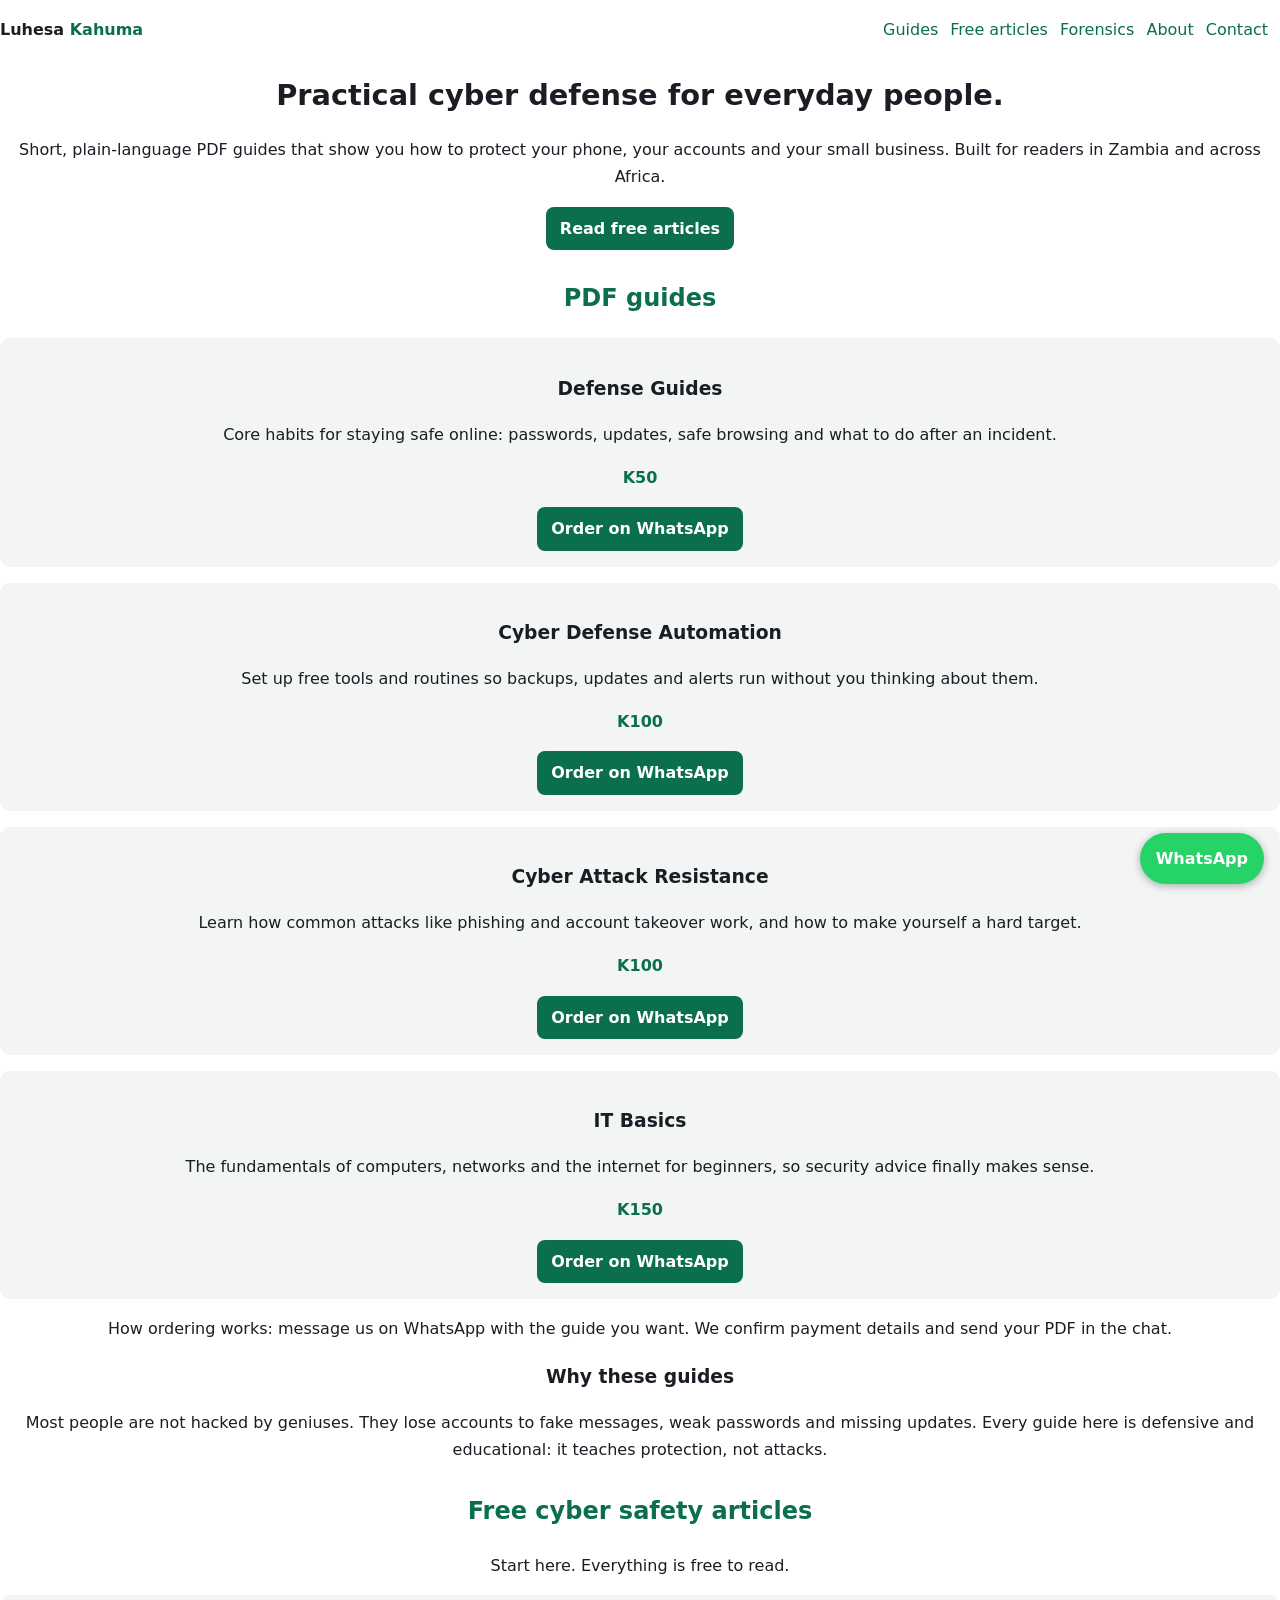
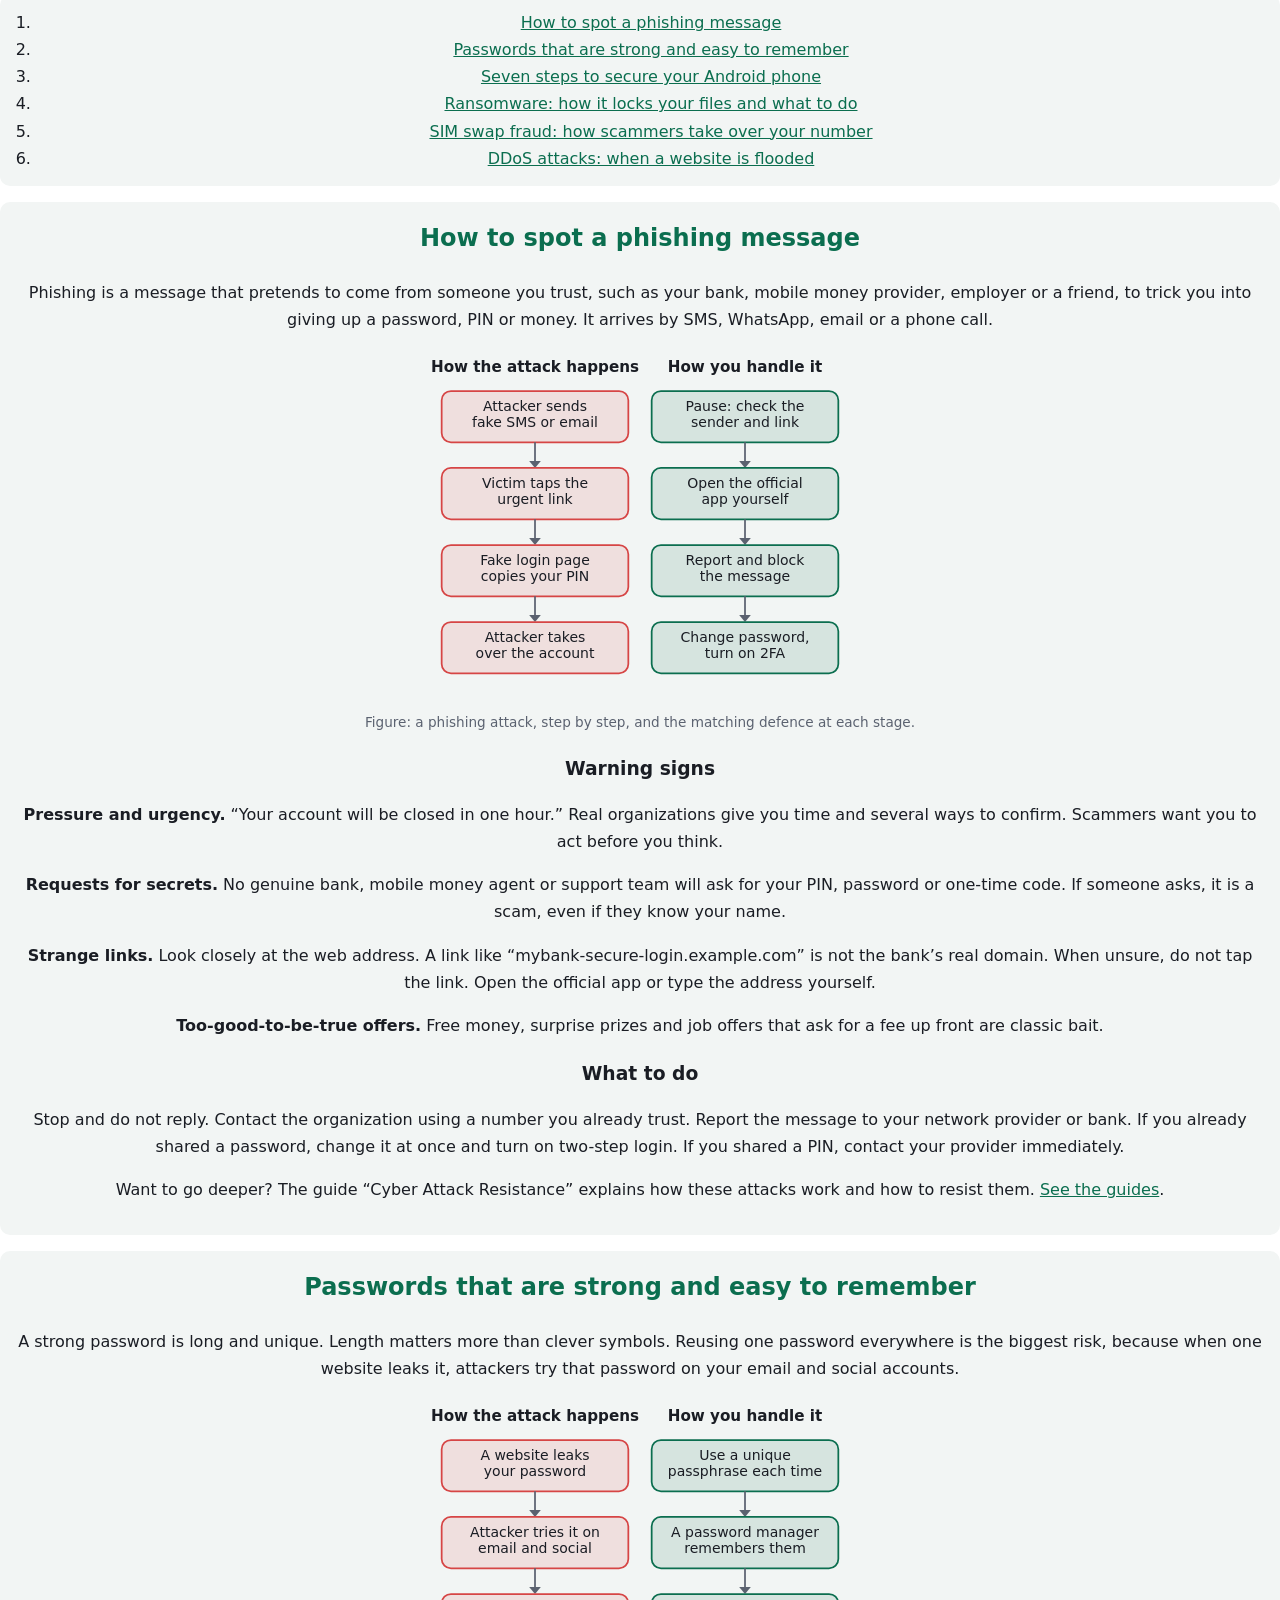
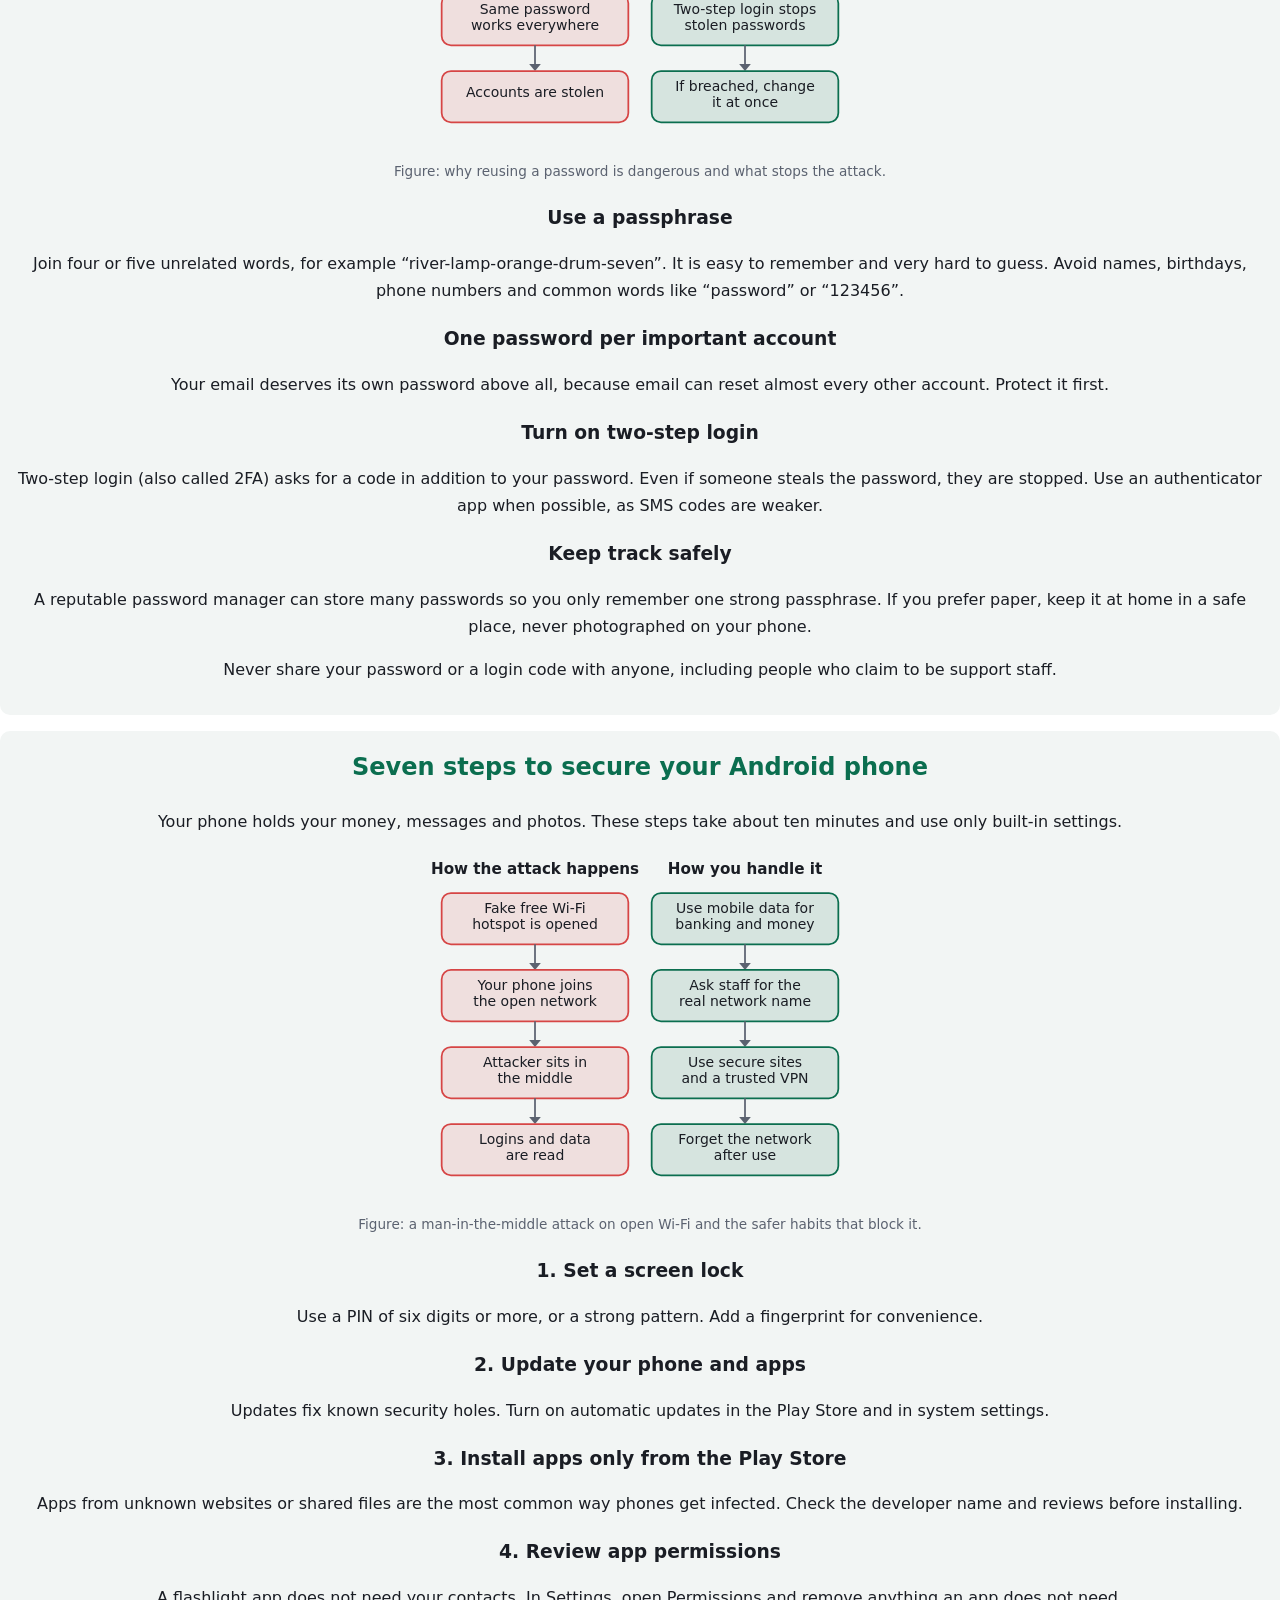
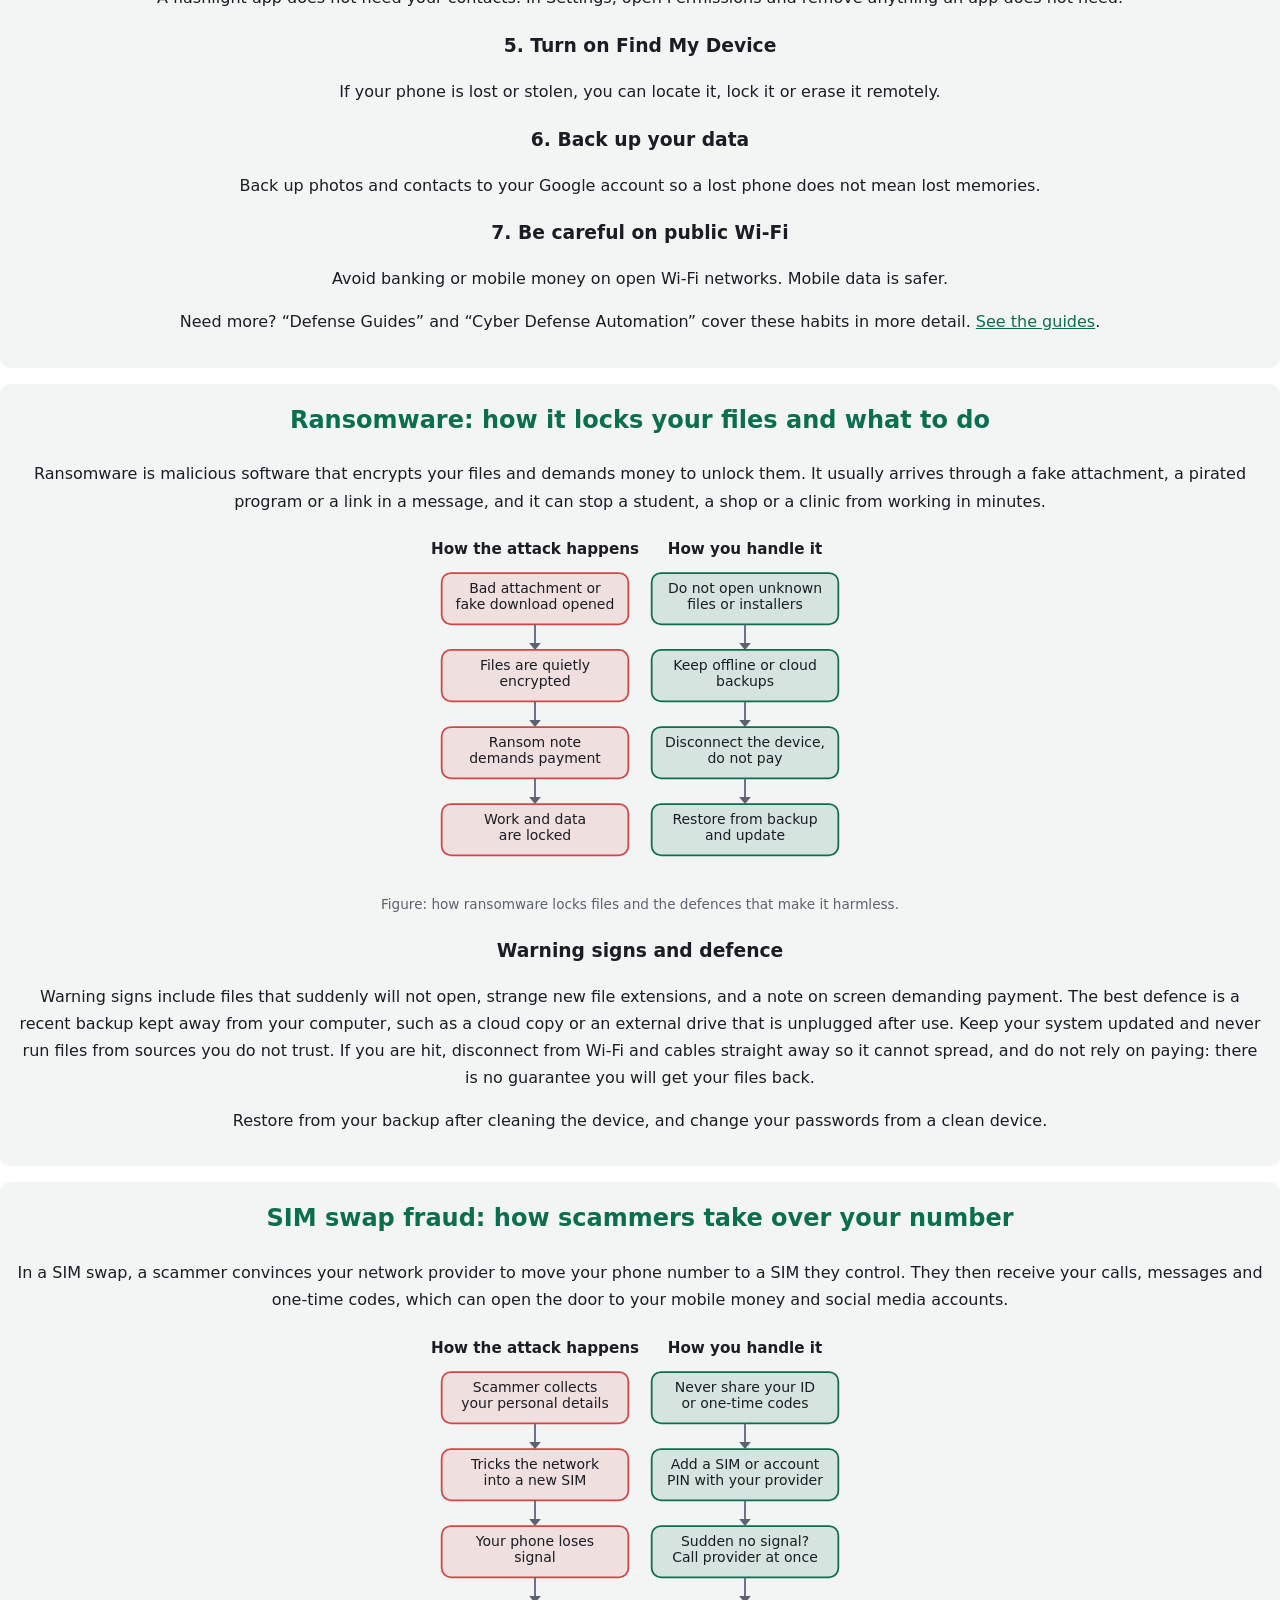
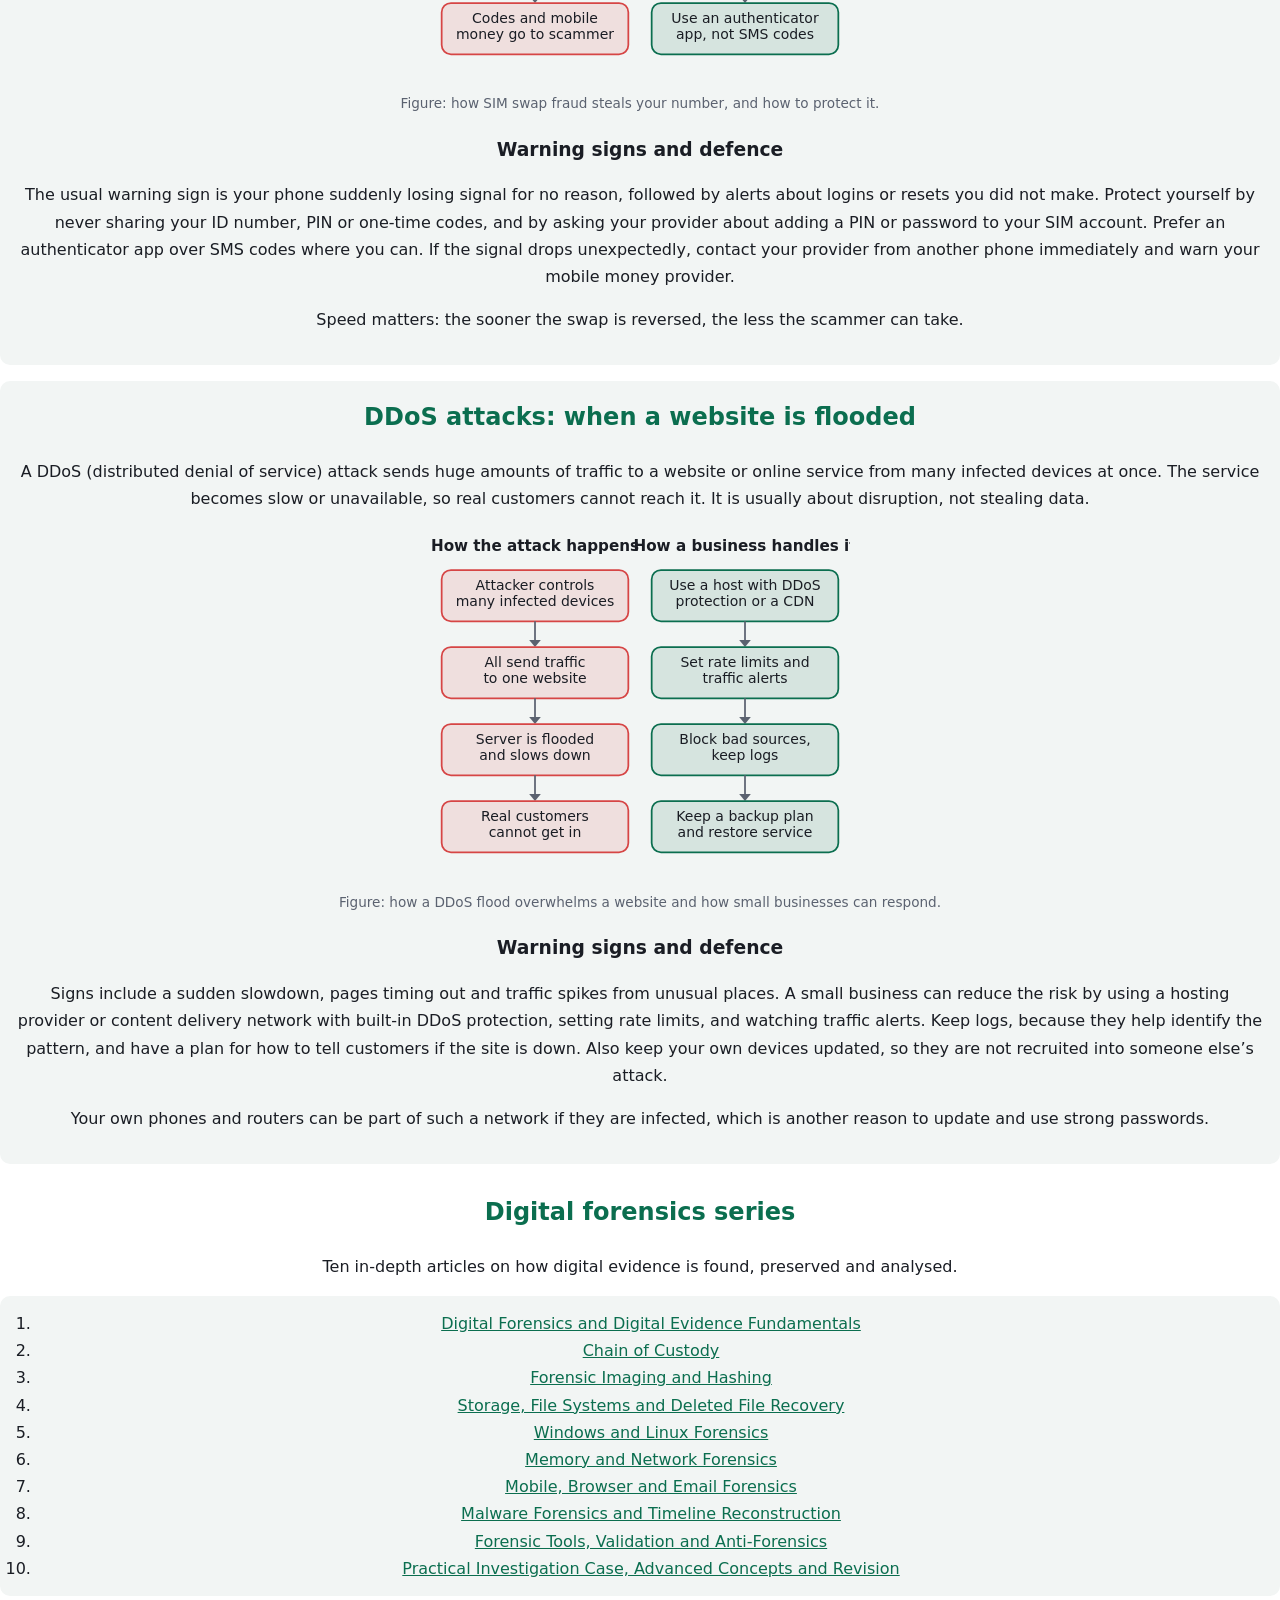
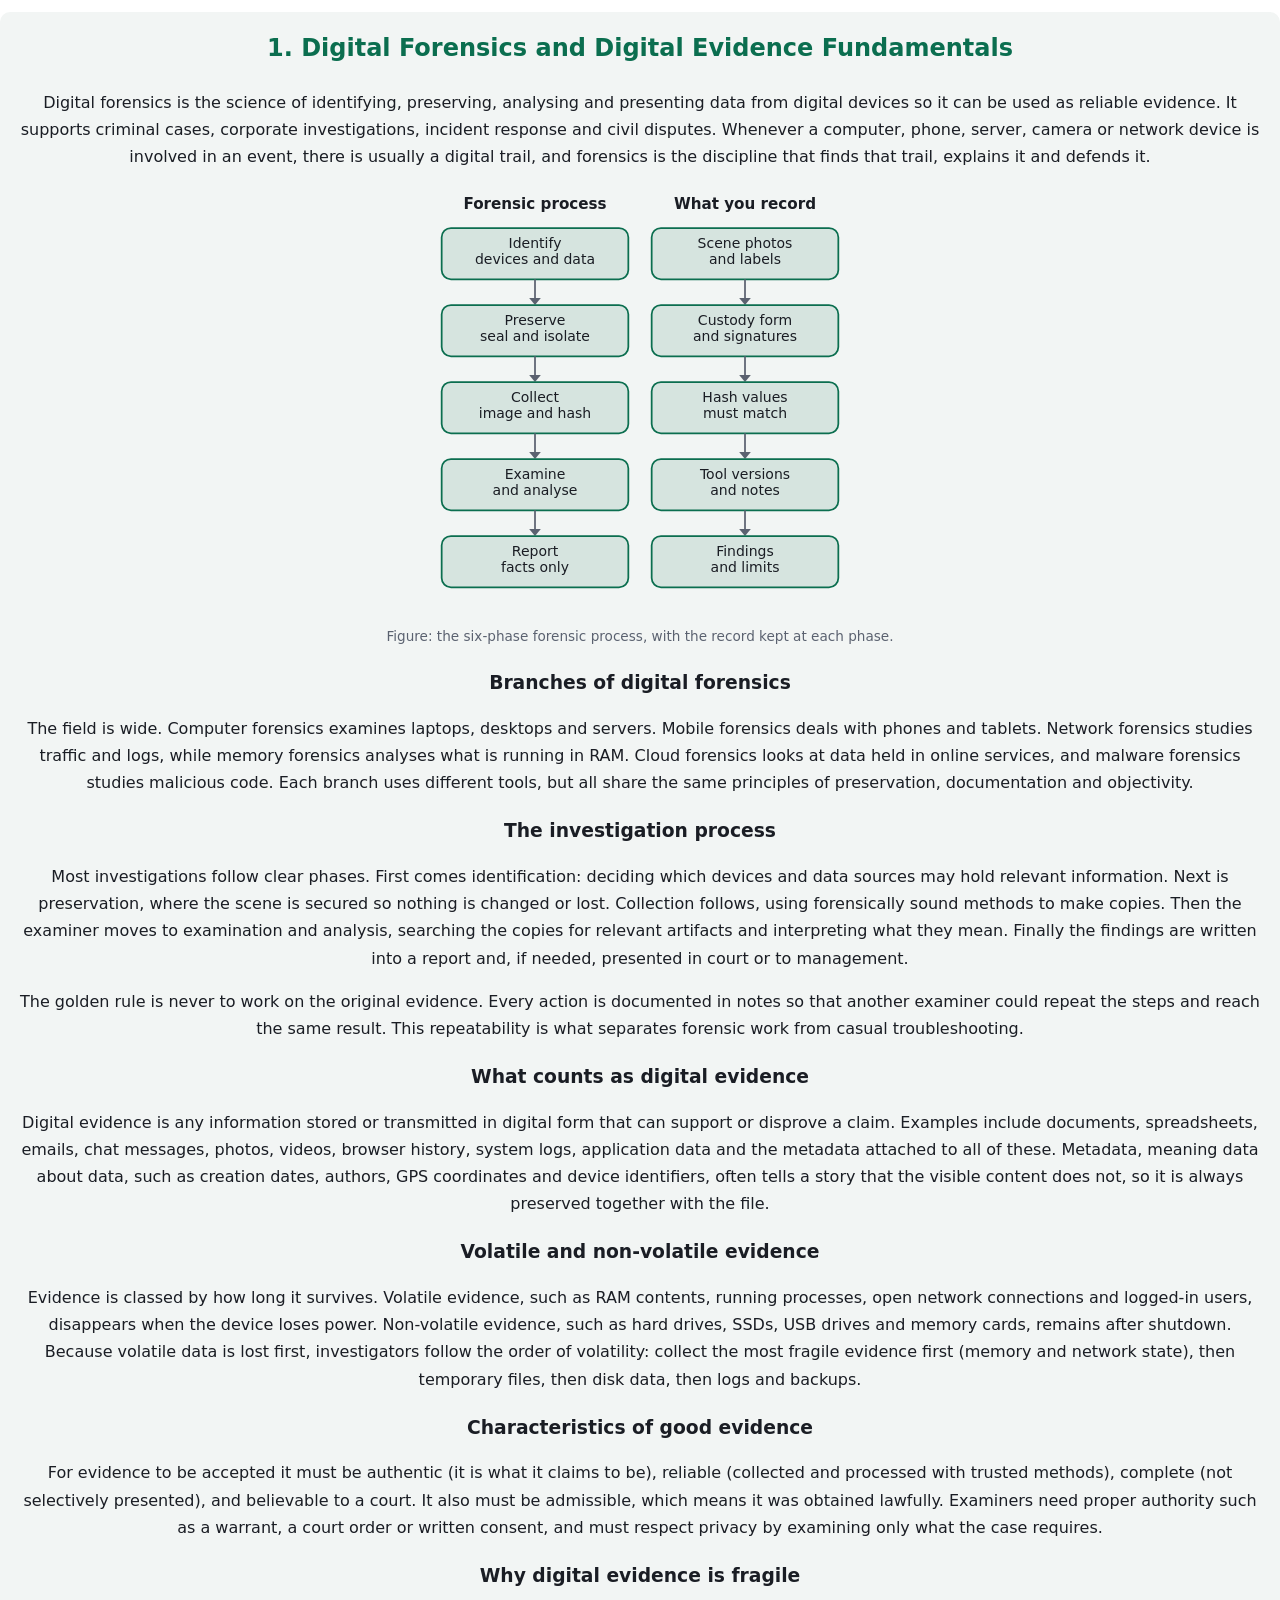
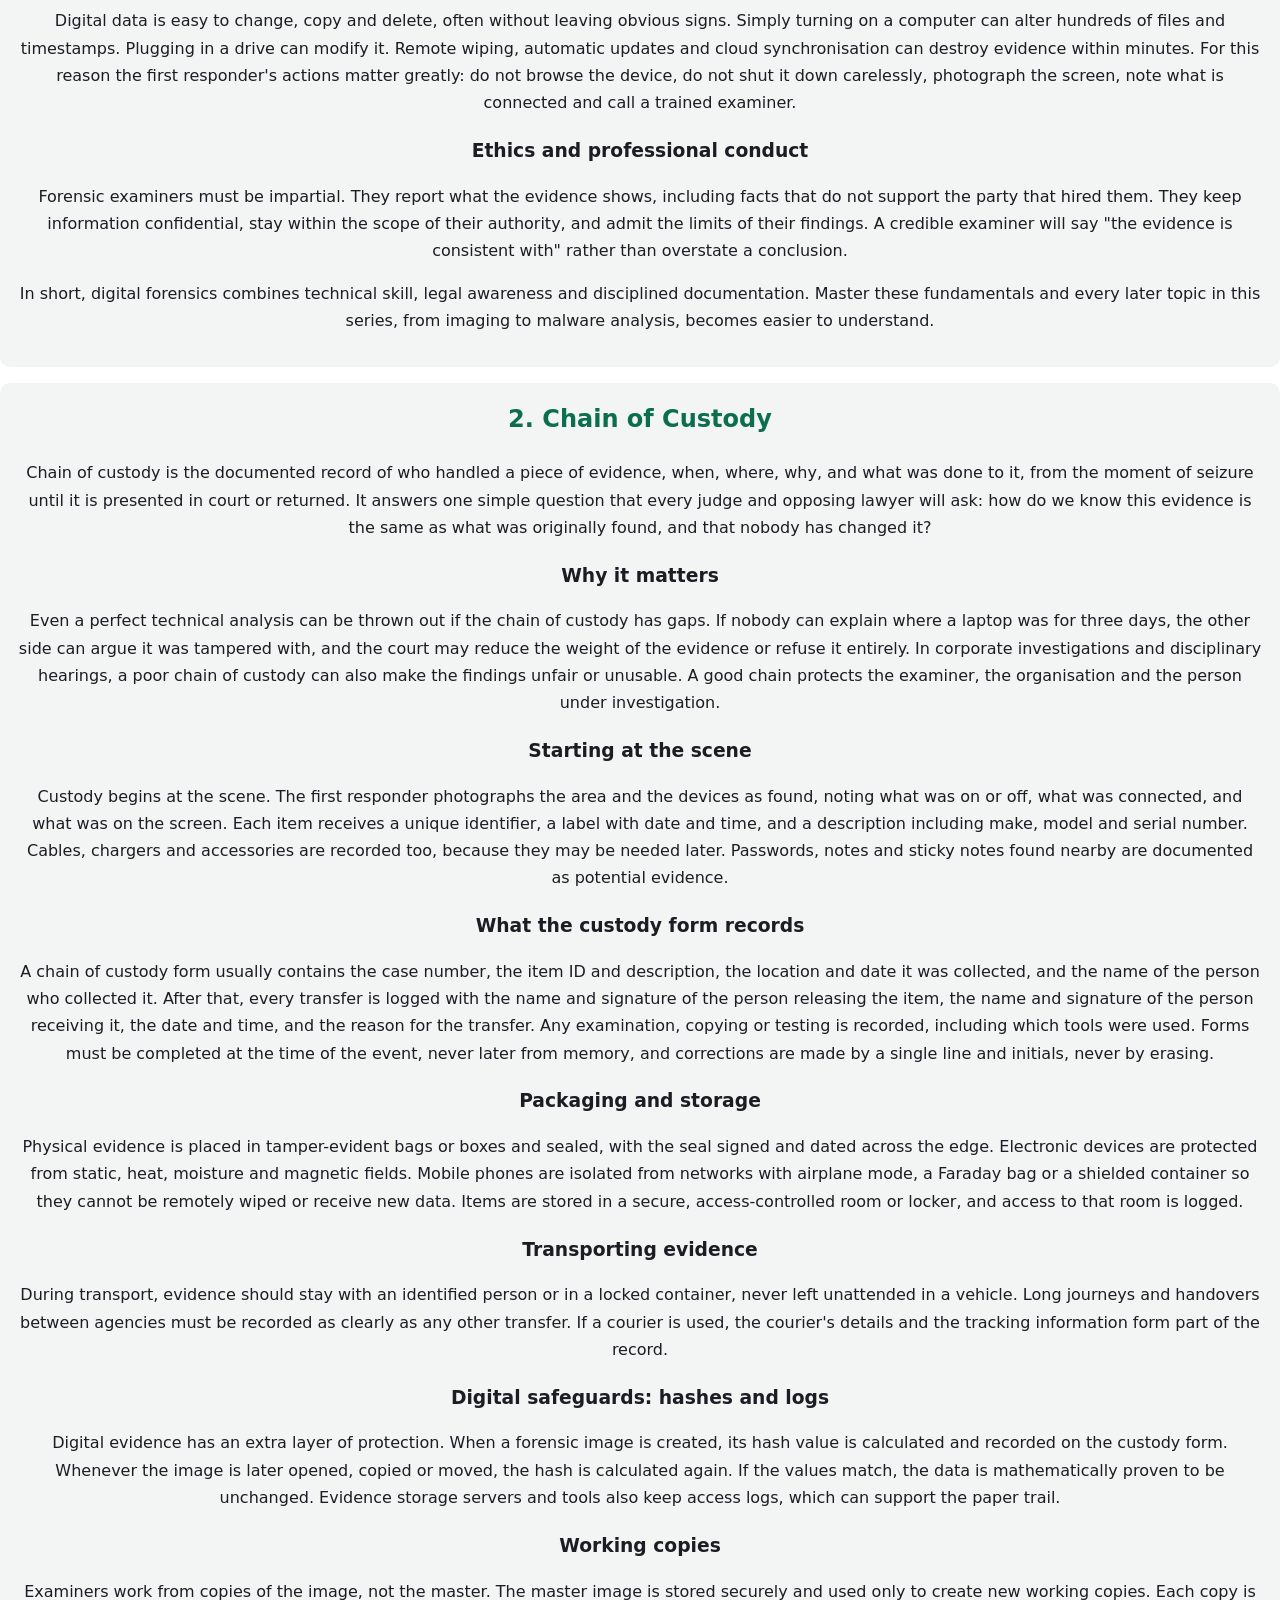
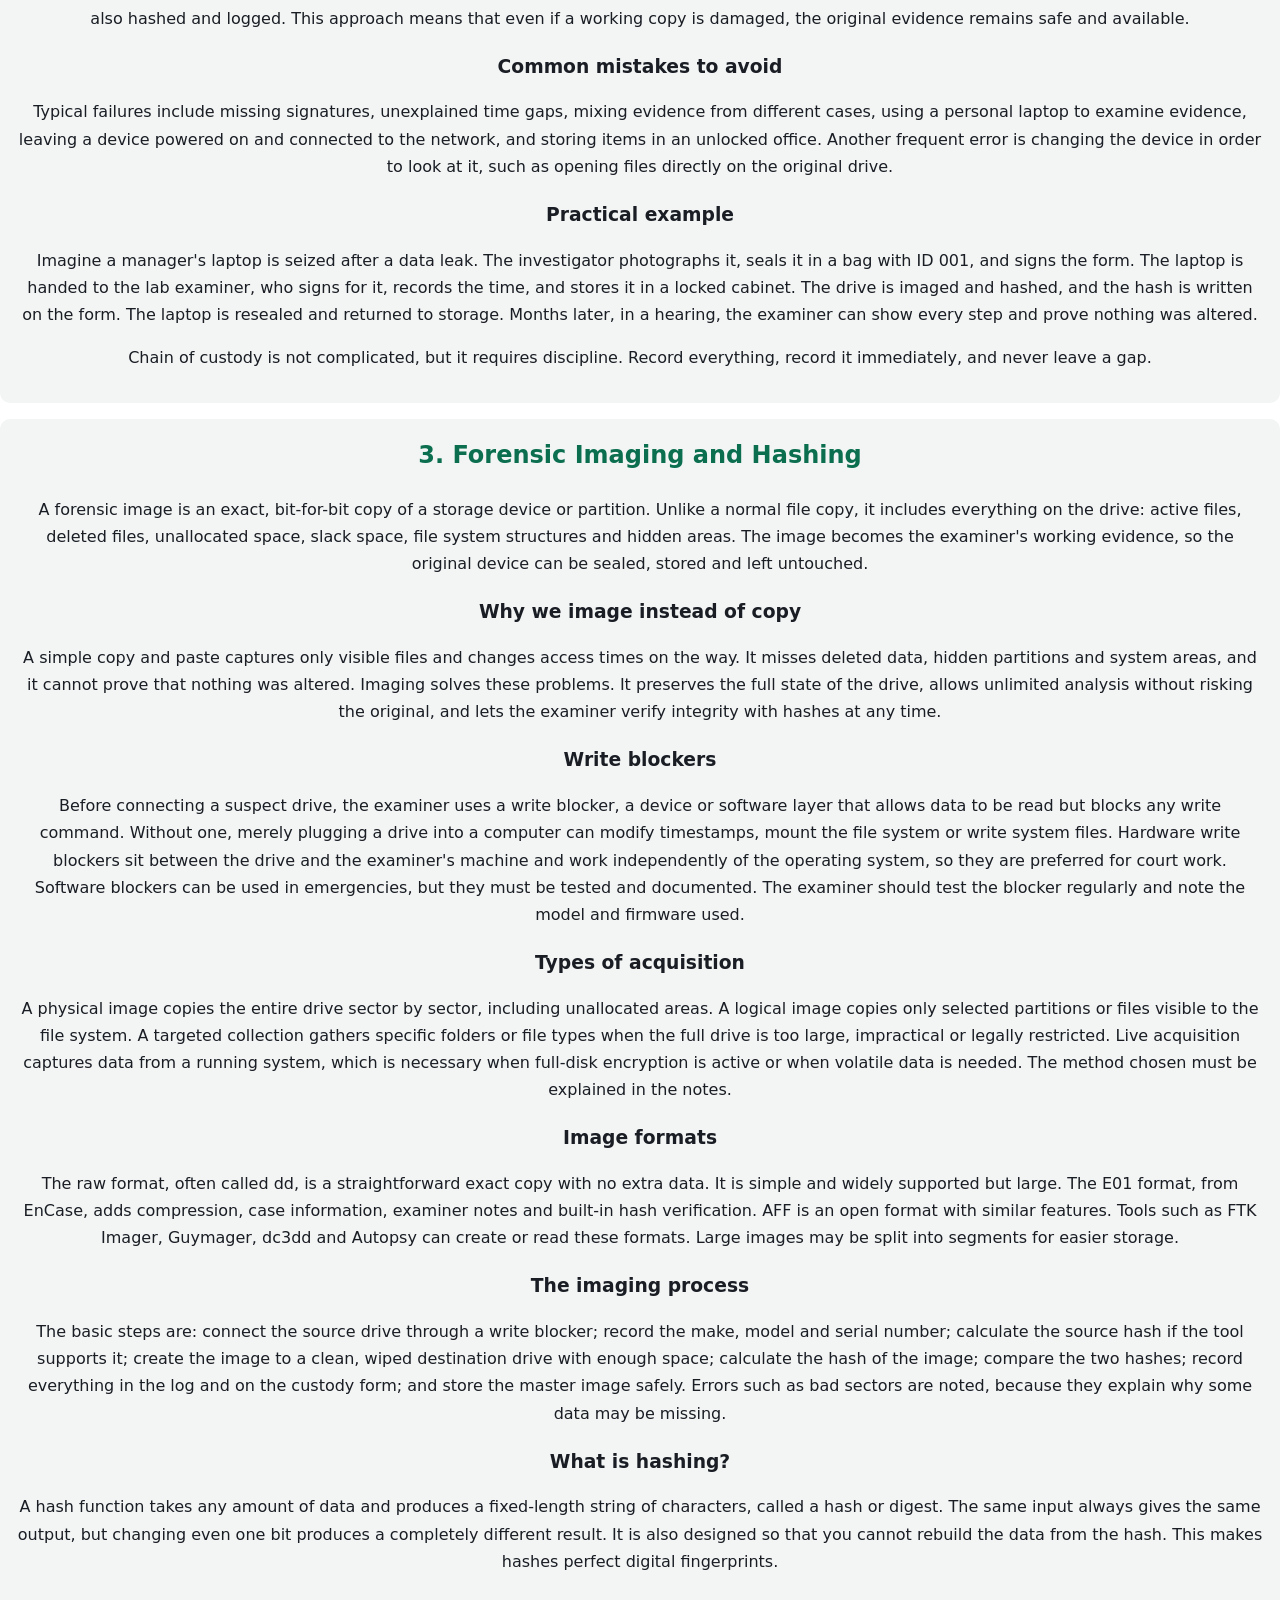
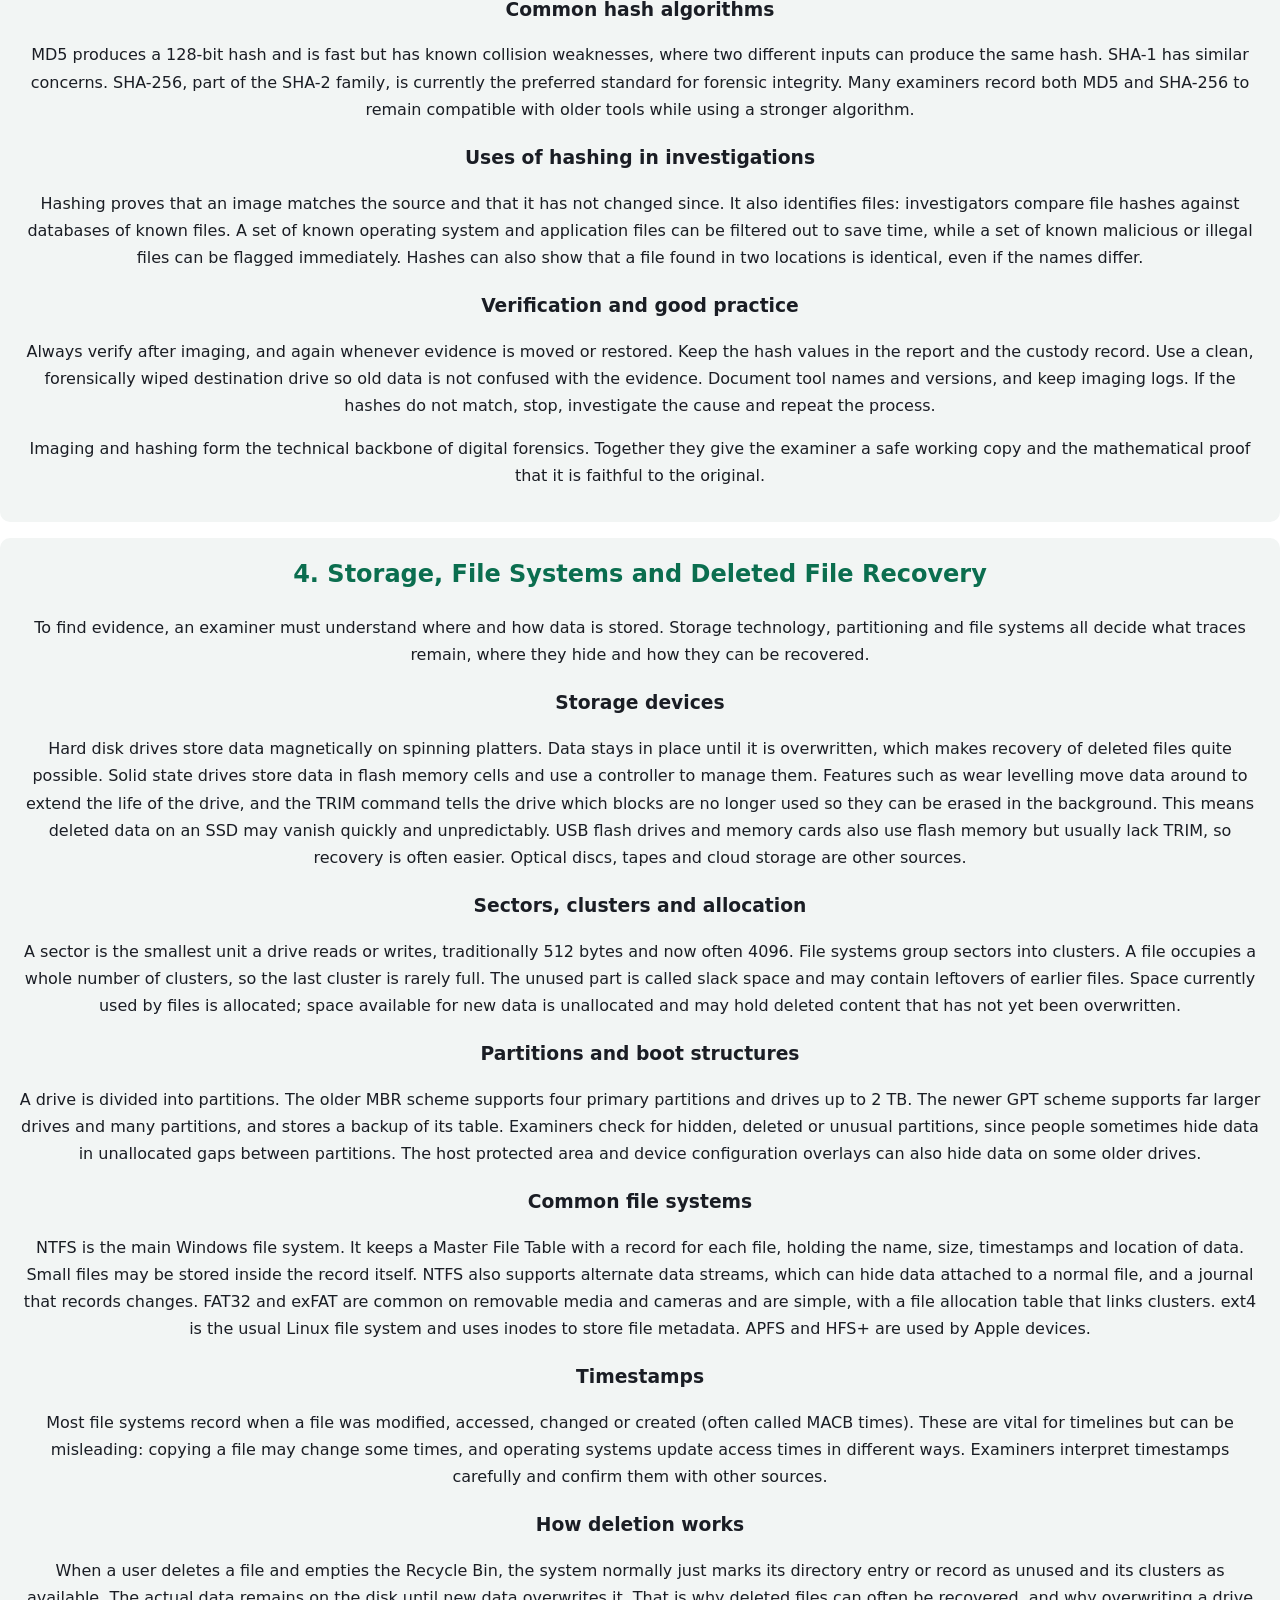
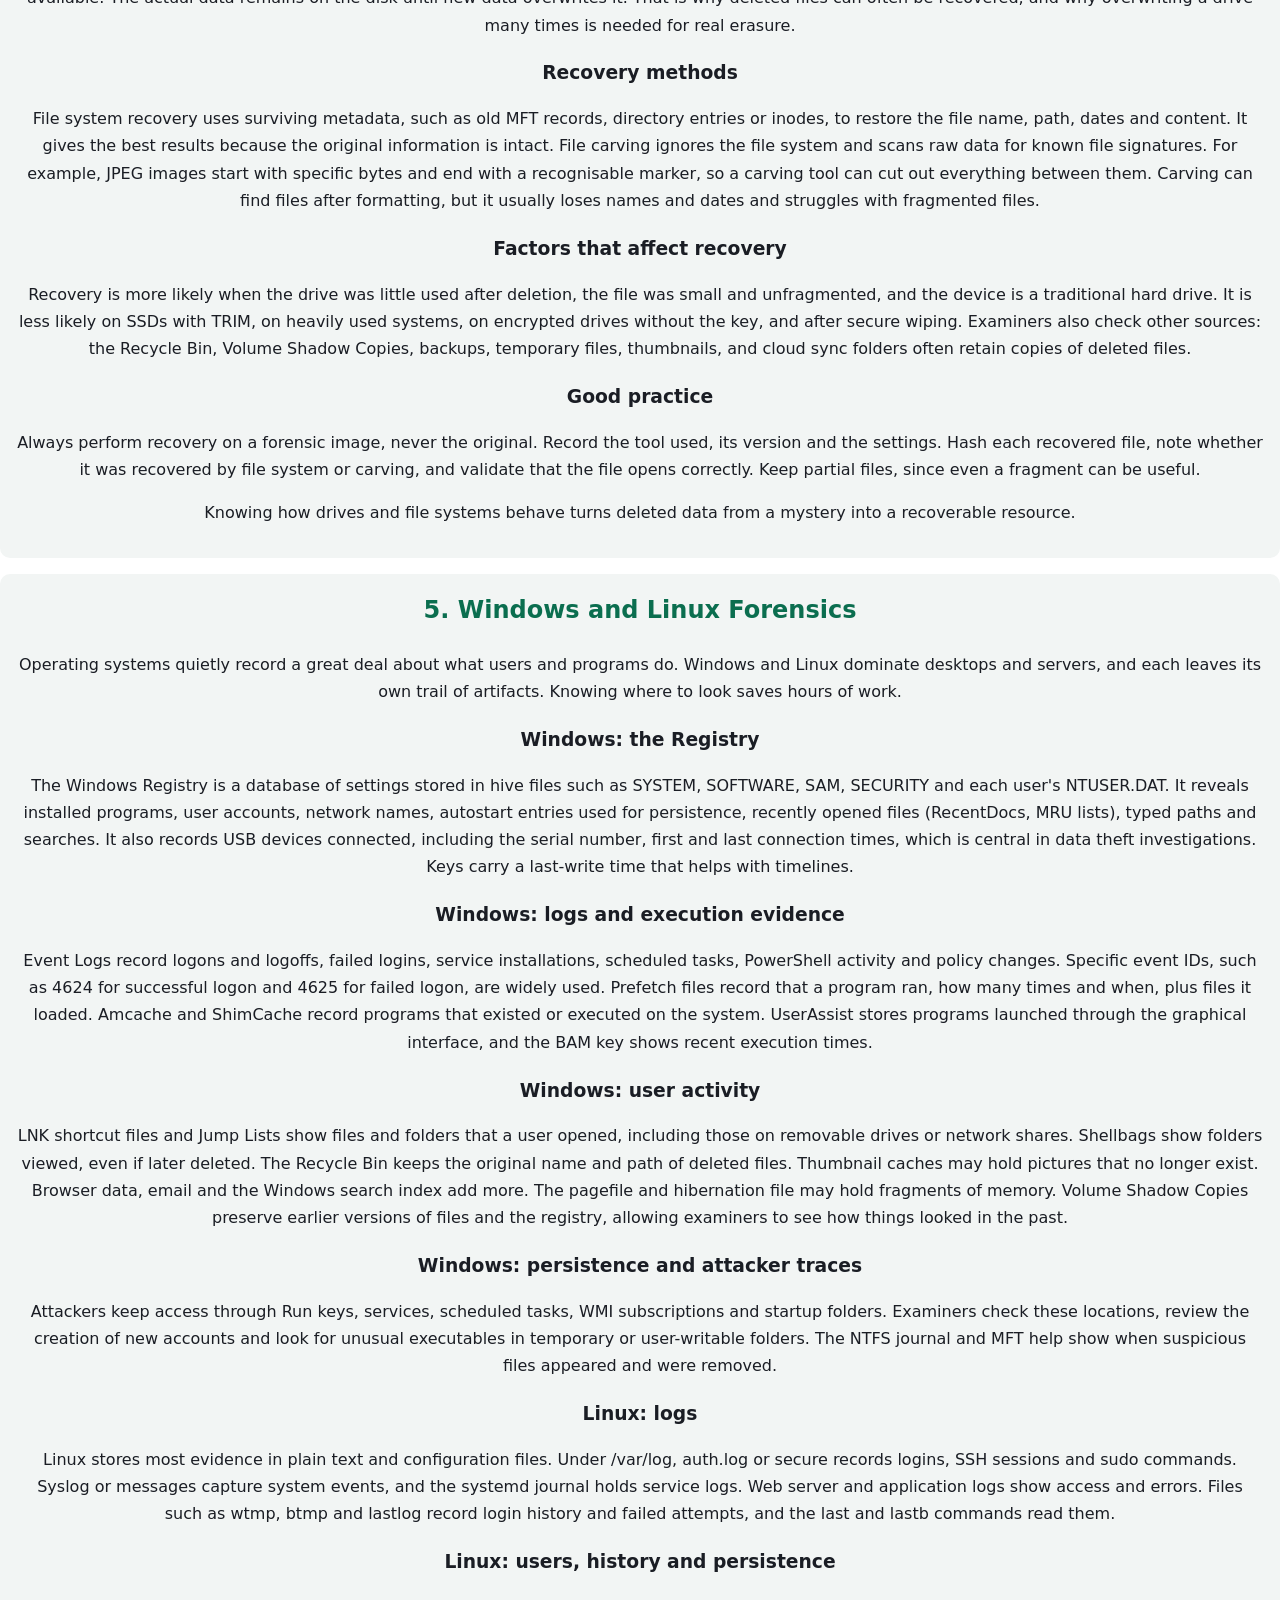
<file: Index.html>
<!DOCTYPE html>
<html lang="en"><head><meta charset="utf-8">
<meta name="viewport" content="width=device-width, initial-scale=1">
<title>Luhesa Kahuma – Practical Cyber Defense Guides and Digital Forensics Articles</title>
<meta name="description" content="Plain-language cyber defense PDF guides, free cyber safety articles and a digital forensics series. Based in Zambia.">
<!-- GOOGLE ADSENSE: site script. Keep this in the head of every page. -->
<script async src="https://pagead2.googlesyndication.com/pagead/js/adsbygoogle.js?client=ca-pub-8002602177546932" crossorigin="anonymous"></script>
<style>
:root{--bg:#fff;--fg:#1a1d24;--mu:#5b6270;--ac:#0b6e4f;--cd:#f2f5f4}
@media(prefers-color-scheme:dark){:root{--bg:#10141a;--fg:#e8ecf1;--mu:#9aa4b2;--ac:#4cd1a0;--cd:#1a2029}}
html{scroll-behavior:smooth}
body{margin:0;background:var(--bg);color:var(--fg);font:16px/1.7 system-ui,sans-serif}
header,main,figure{margin:16px 0;text-align:center}svg{width:100%;max-width:420px;height:auto}
svg text{fill:var(--fg);font:12px system-ui,sans-serif}svg .hd{font-weight:700;font-size:13px}
svg rect.bad{fill:rgba(214,69,69,.12);stroke:#d64545;stroke-width:1.5}
svg rect.good{fill:rgba(11,110,79,.12);stroke:var(--ac);stroke-width:1.5}
svg .ln{stroke:var(--mu);stroke-width:1.5}svg .ar{fill:var(--mu)}
figcaption{color:var(--mu);font-size:.85rem;margin-top:4px}
footer{max-width:760px;margin:auto;padding:16px}
.top{display:flex;flex-wrap:wrap;gap:10px 16px;align-items:center;justify-content:space-between}
.top nav a{margin-right:12px;text-decoration:none}
h1{font-size:1.8rem;margin:.4em 0}h2{color:var(--ac);margin-top:0}h3{margin:1em 0 .2em}
a{color:var(--ac)}section{margin:28px 0}
article,.card{background:var(--cd);border-radius:10px;padding:16px;margin:16px 0}
.price{font-weight:700;color:var(--ac)}
.btn{display:inline-block;background:var(--ac);color:var(--bg);padding:8px 14px;border-radius:8px;text-decoration:none;font-weight:600}
nav ol{background:var(--cd);padding:14px 14px 14px 36px;border-radius:10px}
.ad{min-height:0;margin:20px 0;text-align:center}
footer{color:var(--mu);font-size:.9rem}
.wa-float{position:fixed;right:16px;bottom:16px;z-index:50;background:#25D366;color:#fff;padding:12px 16px;border-radius:999px;text-decoration:none;font-weight:700;box-shadow:0 2px 8px rgba(0,0,0,.3)}
</style></head><body>
<header class="top"><strong id="home">Luhesa <span style="color:var(--ac)">Kahuma</span></strong>
<nav><a href="#guides">Guides</a><a href="#articles">Free articles</a><a href="#forensics">Forensics</a><a href="#about">About</a><a href="#contact">Contact</a></nav></header>
<main>
<section><h1>Practical cyber defense for everyday people.</h1>
<p>Short, plain-language PDF guides that show you how to protect your phone, your accounts and your small business. Built for readers in Zambia and across Africa.</p>
<p><a class="btn" href="#articles">Read free articles</a></p></section>

<!-- AD SPOT 1: below the hero, before the PDF guides. To use a manual unit, create a display ad unit in AdSense, copy its slot ID, and uncomment below.
<ins class="adsbygoogle" style="display:block" data-ad-client="ca-pub-8002602177546932" data-ad-slot="YOUR_SLOT_ID" data-ad-format="auto" data-full-width-responsive="true"></ins>
<script>(adsbygoogle=window.adsbygoogle||[]).push({});</script>
-->
<div class="ad" aria-label="Advertisement"></div>

<section id="guides"><h2>PDF guides</h2>
<div class="card"><h3>Defense Guides</h3><p>Core habits for staying safe online: passwords, updates, safe browsing and what to do after an incident.</p><p class="price">K50</p><a class="btn" href="https://wa.me/260964242278?text=Hello%2C%20I%20want%20the%20Defense%20Guides%20PDF%20%28K50%29">Order on WhatsApp</a></div>
<div class="card"><h3>Cyber Defense Automation</h3><p>Set up free tools and routines so backups, updates and alerts run without you thinking about them.</p><p class="price">K100</p><a class="btn" href="https://wa.me/260964242278?text=Hello%2C%20I%20want%20the%20Cyber%20Defense%20Automation%20PDF%20%28K100%29">Order on WhatsApp</a></div>
<div class="card"><h3>Cyber Attack Resistance</h3><p>Learn how common attacks like phishing and account takeover work, and how to make yourself a hard target.</p><p class="price">K100</p><a class="btn" href="https://wa.me/260964242278?text=Hello%2C%20I%20want%20the%20Cyber%20Attack%20Resistance%20PDF%20%28K100%29">Order on WhatsApp</a></div>
<div class="card"><h3>IT Basics</h3><p>The fundamentals of computers, networks and the internet for beginners, so security advice finally makes sense.</p><p class="price">K150</p><a class="btn" href="https://wa.me/260964242278?text=Hello%2C%20I%20want%20the%20IT%20Basics%20PDF%20%28K150%29">Order on WhatsApp</a></div>
<p>How ordering works: message us on WhatsApp with the guide you want. We confirm payment details and send your PDF in the chat.</p>
<h3>Why these guides</h3>
<p>Most people are not hacked by geniuses. They lose accounts to fake messages, weak passwords and missing updates. Every guide here is defensive and educational: it teaches protection, not attacks.</p></section>

<section id="articles"><h2>Free cyber safety articles</h2>
<p>Start here. Everything is free to read.</p>
<nav><ol><li><a href="#a-phishing">How to spot a phishing message</a></li><li><a href="#a-passwords">Passwords that are strong and easy to remember</a></li><li><a href="#a-phone">Seven steps to secure your Android phone</a></li><li><a href="#a-ransomware">Ransomware: how it locks your files and what to do</a></li><li><a href="#a-simswap">SIM swap fraud: how scammers take over your number</a></li><li><a href="#a-ddos">DDoS attacks: when a website is flooded</a></li></ol></nav>

<article id="a-phishing"><h2>How to spot a phishing message</h2>
<p>Phishing is a message that pretends to come from someone you trust, such as your bank, mobile money provider, employer or a friend, to trick you into giving up a password, PIN or money. It arrives by SMS, WhatsApp, email or a phone call.</p><figure><svg viewBox="0 0 360 300" role="img" aria-label="Phishing attack and how to handle it"><text class="hd" x="90" y="20" text-anchor="middle">How the attack happens</text><text class="hd" x="270" y="20" text-anchor="middle">How you handle it</text><rect class="bad" x="10" y="36" width="160" height="44" rx="8"/><text x="90" y="53" text-anchor="middle">Attacker sends</text><text x="90" y="67" text-anchor="middle">fake SMS or email</text><line class="ln" x1="90" y1="80" x2="90" y2="98"/><polygon class="ar" points="85,96 95,96 90,102"/><rect class="bad" x="10" y="102" width="160" height="44" rx="8"/><text x="90" y="119" text-anchor="middle">Victim taps the</text><text x="90" y="133" text-anchor="middle">urgent link</text><line class="ln" x1="90" y1="146" x2="90" y2="164"/><polygon class="ar" points="85,162 95,162 90,168"/><rect class="bad" x="10" y="168" width="160" height="44" rx="8"/><text x="90" y="185" text-anchor="middle">Fake login page</text><text x="90" y="199" text-anchor="middle">copies your PIN</text><line class="ln" x1="90" y1="212" x2="90" y2="230"/><polygon class="ar" points="85,228 95,228 90,234"/><rect class="bad" x="10" y="234" width="160" height="44" rx="8"/><text x="90" y="251" text-anchor="middle">Attacker takes</text><text x="90" y="265" text-anchor="middle">over the account</text><rect class="good" x="190" y="36" width="160" height="44" rx="8"/><text x="270" y="53" text-anchor="middle">Pause: check the</text><text x="270" y="67" text-anchor="middle">sender and link</text><line class="ln" x1="270" y1="80" x2="270" y2="98"/><polygon class="ar" points="265,96 275,96 270,102"/><rect class="good" x="190" y="102" width="160" height="44" rx="8"/><text x="270" y="119" text-anchor="middle">Open the official</text><text x="270" y="133" text-anchor="middle">app yourself</text><line class="ln" x1="270" y1="146" x2="270" y2="164"/><polygon class="ar" points="265,162 275,162 270,168"/><rect class="good" x="190" y="168" width="160" height="44" rx="8"/><text x="270" y="185" text-anchor="middle">Report and block</text><text x="270" y="199" text-anchor="middle">the message</text><line class="ln" x1="270" y1="212" x2="270" y2="230"/><polygon class="ar" points="265,228 275,228 270,234"/><rect class="good" x="190" y="234" width="160" height="44" rx="8"/><text x="270" y="251" text-anchor="middle">Change password,</text><text x="270" y="265" text-anchor="middle">turn on 2FA</text></svg><figcaption>Figure: a phishing attack, step by step, and the matching defence at each stage.</figcaption></figure>
<h3>Warning signs</h3>
<p><strong>Pressure and urgency.</strong> “Your account will be closed in one hour.” Real organizations give you time and several ways to confirm. Scammers want you to act before you think.</p>
<p><strong>Requests for secrets.</strong> No genuine bank, mobile money agent or support team will ask for your PIN, password or one-time code. If someone asks, it is a scam, even if they know your name.</p>
<p><strong>Strange links.</strong> Look closely at the web address. A link like “mybank-secure-login.example.com” is not the bank’s real domain. When unsure, do not tap the link. Open the official app or type the address yourself.</p>
<p><strong>Too-good-to-be-true offers.</strong> Free money, surprise prizes and job offers that ask for a fee up front are classic bait.</p>
<h3>What to do</h3>
<p>Stop and do not reply. Contact the organization using a number you already trust. Report the message to your network provider or bank. If you already shared a password, change it at once and turn on two-step login. If you shared a PIN, contact your provider immediately.</p>
<p>Want to go deeper? The guide “Cyber Attack Resistance” explains how these attacks work and how to resist them. <a href="#guides">See the guides</a>.</p></article>

<article id="a-passwords"><h2>Passwords that are strong and easy to remember</h2>
<p>A strong password is long and unique. Length matters more than clever symbols. Reusing one password everywhere is the biggest risk, because when one website leaks it, attackers try that password on your email and social accounts.</p><figure><svg viewBox="0 0 360 300" role="img" aria-label="Password reuse attack and defence"><text class="hd" x="90" y="20" text-anchor="middle">How the attack happens</text><text class="hd" x="270" y="20" text-anchor="middle">How you handle it</text><rect class="bad" x="10" y="36" width="160" height="44" rx="8"/><text x="90" y="53" text-anchor="middle">A website leaks</text><text x="90" y="67" text-anchor="middle">your password</text><line class="ln" x1="90" y1="80" x2="90" y2="98"/><polygon class="ar" points="85,96 95,96 90,102"/><rect class="bad" x="10" y="102" width="160" height="44" rx="8"/><text x="90" y="119" text-anchor="middle">Attacker tries it on</text><text x="90" y="133" text-anchor="middle">email and social</text><line class="ln" x1="90" y1="146" x2="90" y2="164"/><polygon class="ar" points="85,162 95,162 90,168"/><rect class="bad" x="10" y="168" width="160" height="44" rx="8"/><text x="90" y="185" text-anchor="middle">Same password</text><text x="90" y="199" text-anchor="middle">works everywhere</text><line class="ln" x1="90" y1="212" x2="90" y2="230"/><polygon class="ar" points="85,228 95,228 90,234"/><rect class="bad" x="10" y="234" width="160" height="44" rx="8"/><text x="90" y="256" text-anchor="middle">Accounts are stolen</text><rect class="good" x="190" y="36" width="160" height="44" rx="8"/><text x="270" y="53" text-anchor="middle">Use a unique</text><text x="270" y="67" text-anchor="middle">passphrase each time</text><line class="ln" x1="270" y1="80" x2="270" y2="98"/><polygon class="ar" points="265,96 275,96 270,102"/><rect class="good" x="190" y="102" width="160" height="44" rx="8"/><text x="270" y="119" text-anchor="middle">A password manager</text><text x="270" y="133" text-anchor="middle">remembers them</text><line class="ln" x1="270" y1="146" x2="270" y2="164"/><polygon class="ar" points="265,162 275,162 270,168"/><rect class="good" x="190" y="168" width="160" height="44" rx="8"/><text x="270" y="185" text-anchor="middle">Two-step login stops</text><text x="270" y="199" text-anchor="middle">stolen passwords</text><line class="ln" x1="270" y1="212" x2="270" y2="230"/><polygon class="ar" points="265,228 275,228 270,234"/><rect class="good" x="190" y="234" width="160" height="44" rx="8"/><text x="270" y="251" text-anchor="middle">If breached, change</text><text x="270" y="265" text-anchor="middle">it at once</text></svg><figcaption>Figure: why reusing a password is dangerous and what stops the attack.</figcaption></figure>
<h3>Use a passphrase</h3>
<p>Join four or five unrelated words, for example “river-lamp-orange-drum-seven”. It is easy to remember and very hard to guess. Avoid names, birthdays, phone numbers and common words like “password” or “123456”.</p>
<h3>One password per important account</h3>
<p>Your email deserves its own password above all, because email can reset almost every other account. Protect it first.</p>
<h3>Turn on two-step login</h3>
<p>Two-step login (also called 2FA) asks for a code in addition to your password. Even if someone steals the password, they are stopped. Use an authenticator app when possible, as SMS codes are weaker.</p>
<h3>Keep track safely</h3>
<p>A reputable password manager can store many passwords so you only remember one strong passphrase. If you prefer paper, keep it at home in a safe place, never photographed on your phone.</p>
<p>Never share your password or a login code with anyone, including people who claim to be support staff.</p></article>

<article id="a-phone"><h2>Seven steps to secure your Android phone</h2>
<p>Your phone holds your money, messages and photos. These steps take about ten minutes and use only built-in settings.</p><figure><svg viewBox="0 0 360 300" role="img" aria-label="Fake public Wi-Fi attack and defence"><text class="hd" x="90" y="20" text-anchor="middle">How the attack happens</text><text class="hd" x="270" y="20" text-anchor="middle">How you handle it</text><rect class="bad" x="10" y="36" width="160" height="44" rx="8"/><text x="90" y="53" text-anchor="middle">Fake free Wi-Fi</text><text x="90" y="67" text-anchor="middle">hotspot is opened</text><line class="ln" x1="90" y1="80" x2="90" y2="98"/><polygon class="ar" points="85,96 95,96 90,102"/><rect class="bad" x="10" y="102" width="160" height="44" rx="8"/><text x="90" y="119" text-anchor="middle">Your phone joins</text><text x="90" y="133" text-anchor="middle">the open network</text><line class="ln" x1="90" y1="146" x2="90" y2="164"/><polygon class="ar" points="85,162 95,162 90,168"/><rect class="bad" x="10" y="168" width="160" height="44" rx="8"/><text x="90" y="185" text-anchor="middle">Attacker sits in</text><text x="90" y="199" text-anchor="middle">the middle</text><line class="ln" x1="90" y1="212" x2="90" y2="230"/><polygon class="ar" points="85,228 95,228 90,234"/><rect class="bad" x="10" y="234" width="160" height="44" rx="8"/><text x="90" y="251" text-anchor="middle">Logins and data</text><text x="90" y="265" text-anchor="middle">are read</text><rect class="good" x="190" y="36" width="160" height="44" rx="8"/><text x="270" y="53" text-anchor="middle">Use mobile data for</text><text x="270" y="67" text-anchor="middle">banking and money</text><line class="ln" x1="270" y1="80" x2="270" y2="98"/><polygon class="ar" points="265,96 275,96 270,102"/><rect class="good" x="190" y="102" width="160" height="44" rx="8"/><text x="270" y="119" text-anchor="middle">Ask staff for the</text><text x="270" y="133" text-anchor="middle">real network name</text><line class="ln" x1="270" y1="146" x2="270" y2="164"/><polygon class="ar" points="265,162 275,162 270,168"/><rect class="good" x="190" y="168" width="160" height="44" rx="8"/><text x="270" y="185" text-anchor="middle">Use secure sites</text><text x="270" y="199" text-anchor="middle">and a trusted VPN</text><line class="ln" x1="270" y1="212" x2="270" y2="230"/><polygon class="ar" points="265,228 275,228 270,234"/><rect class="good" x="190" y="234" width="160" height="44" rx="8"/><text x="270" y="251" text-anchor="middle">Forget the network</text><text x="270" y="265" text-anchor="middle">after use</text></svg><figcaption>Figure: a man-in-the-middle attack on open Wi-Fi and the safer habits that block it.</figcaption></figure>
<h3>1. Set a screen lock</h3><p>Use a PIN of six digits or more, or a strong pattern. Add a fingerprint for convenience.</p>
<h3>2. Update your phone and apps</h3><p>Updates fix known security holes. Turn on automatic updates in the Play Store and in system settings.</p>
<h3>3. Install apps only from the Play Store</h3><p>Apps from unknown websites or shared files are the most common way phones get infected. Check the developer name and reviews before installing.</p>
<h3>4. Review app permissions</h3><p>A flashlight app does not need your contacts. In Settings, open Permissions and remove anything an app does not need.</p>
<h3>5. Turn on Find My Device</h3><p>If your phone is lost or stolen, you can locate it, lock it or erase it remotely.</p>
<h3>6. Back up your data</h3><p>Back up photos and contacts to your Google account so a lost phone does not mean lost memories.</p>
<h3>7. Be careful on public Wi-Fi</h3><p>Avoid banking or mobile money on open Wi-Fi networks. Mobile data is safer.</p>
<p>Need more? “Defense Guides” and “Cyber Defense Automation” cover these habits in more detail. <a href="#guides">See the guides</a>.</p></article><article id="a-ransomware"><h2>Ransomware: how it locks your files and what to do</h2><p>Ransomware is malicious software that encrypts your files and demands money to unlock them. It usually arrives through a fake attachment, a pirated program or a link in a message, and it can stop a student, a shop or a clinic from working in minutes.</p><figure><svg viewBox="0 0 360 300" role="img" aria-label="Ransomware attack and defence"><text class="hd" x="90" y="20" text-anchor="middle">How the attack happens</text><text class="hd" x="270" y="20" text-anchor="middle">How you handle it</text><rect class="bad" x="10" y="36" width="160" height="44" rx="8"/><text x="90" y="53" text-anchor="middle">Bad attachment or</text><text x="90" y="67" text-anchor="middle">fake download opened</text><line class="ln" x1="90" y1="80" x2="90" y2="98"/><polygon class="ar" points="85,96 95,96 90,102"/><rect class="bad" x="10" y="102" width="160" height="44" rx="8"/><text x="90" y="119" text-anchor="middle">Files are quietly</text><text x="90" y="133" text-anchor="middle">encrypted</text><line class="ln" x1="90" y1="146" x2="90" y2="164"/><polygon class="ar" points="85,162 95,162 90,168"/><rect class="bad" x="10" y="168" width="160" height="44" rx="8"/><text x="90" y="185" text-anchor="middle">Ransom note</text><text x="90" y="199" text-anchor="middle">demands payment</text><line class="ln" x1="90" y1="212" x2="90" y2="230"/><polygon class="ar" points="85,228 95,228 90,234"/><rect class="bad" x="10" y="234" width="160" height="44" rx="8"/><text x="90" y="251" text-anchor="middle">Work and data</text><text x="90" y="265" text-anchor="middle">are locked</text><rect class="good" x="190" y="36" width="160" height="44" rx="8"/><text x="270" y="53" text-anchor="middle">Do not open unknown</text><text x="270" y="67" text-anchor="middle">files or installers</text><line class="ln" x1="270" y1="80" x2="270" y2="98"/><polygon class="ar" points="265,96 275,96 270,102"/><rect class="good" x="190" y="102" width="160" height="44" rx="8"/><text x="270" y="119" text-anchor="middle">Keep offline or cloud</text><text x="270" y="133" text-anchor="middle">backups</text><line class="ln" x1="270" y1="146" x2="270" y2="164"/><polygon class="ar" points="265,162 275,162 270,168"/><rect class="good" x="190" y="168" width="160" height="44" rx="8"/><text x="270" y="185" text-anchor="middle">Disconnect the device,</text><text x="270" y="199" text-anchor="middle">do not pay</text><line class="ln" x1="270" y1="212" x2="270" y2="230"/><polygon class="ar" points="265,228 275,228 270,234"/><rect class="good" x="190" y="234" width="160" height="44" rx="8"/><text x="270" y="251" text-anchor="middle">Restore from backup</text><text x="270" y="265" text-anchor="middle">and update</text></svg><figcaption>Figure: how ransomware locks files and the defences that make it harmless.</figcaption></figure><h3>Warning signs and defence</h3><p>Warning signs include files that suddenly will not open, strange new file extensions, and a note on screen demanding payment. The best defence is a recent backup kept away from your computer, such as a cloud copy or an external drive that is unplugged after use. Keep your system updated and never run files from sources you do not trust. If you are hit, disconnect from Wi-Fi and cables straight away so it cannot spread, and do not rely on paying: there is no guarantee you will get your files back.</p><p>Restore from your backup after cleaning the device, and change your passwords from a clean device.</p></article><article id="a-simswap"><h2>SIM swap fraud: how scammers take over your number</h2><p>In a SIM swap, a scammer convinces your network provider to move your phone number to a SIM they control. They then receive your calls, messages and one-time codes, which can open the door to your mobile money and social media accounts.</p><figure><svg viewBox="0 0 360 300" role="img" aria-label="SIM swap fraud and defence"><text class="hd" x="90" y="20" text-anchor="middle">How the attack happens</text><text class="hd" x="270" y="20" text-anchor="middle">How you handle it</text><rect class="bad" x="10" y="36" width="160" height="44" rx="8"/><text x="90" y="53" text-anchor="middle">Scammer collects</text><text x="90" y="67" text-anchor="middle">your personal details</text><line class="ln" x1="90" y1="80" x2="90" y2="98"/><polygon class="ar" points="85,96 95,96 90,102"/><rect class="bad" x="10" y="102" width="160" height="44" rx="8"/><text x="90" y="119" text-anchor="middle">Tricks the network</text><text x="90" y="133" text-anchor="middle">into a new SIM</text><line class="ln" x1="90" y1="146" x2="90" y2="164"/><polygon class="ar" points="85,162 95,162 90,168"/><rect class="bad" x="10" y="168" width="160" height="44" rx="8"/><text x="90" y="185" text-anchor="middle">Your phone loses</text><text x="90" y="199" text-anchor="middle">signal</text><line class="ln" x1="90" y1="212" x2="90" y2="230"/><polygon class="ar" points="85,228 95,228 90,234"/><rect class="bad" x="10" y="234" width="160" height="44" rx="8"/><text x="90" y="251" text-anchor="middle">Codes and mobile</text><text x="90" y="265" text-anchor="middle">money go to scammer</text><rect class="good" x="190" y="36" width="160" height="44" rx="8"/><text x="270" y="53" text-anchor="middle">Never share your ID</text><text x="270" y="67" text-anchor="middle">or one-time codes</text><line class="ln" x1="270" y1="80" x2="270" y2="98"/><polygon class="ar" points="265,96 275,96 270,102"/><rect class="good" x="190" y="102" width="160" height="44" rx="8"/><text x="270" y="119" text-anchor="middle">Add a SIM or account</text><text x="270" y="133" text-anchor="middle">PIN with your provider</text><line class="ln" x1="270" y1="146" x2="270" y2="164"/><polygon class="ar" points="265,162 275,162 270,168"/><rect class="good" x="190" y="168" width="160" height="44" rx="8"/><text x="270" y="185" text-anchor="middle">Sudden no signal?</text><text x="270" y="199" text-anchor="middle">Call provider at once</text><line class="ln" x1="270" y1="212" x2="270" y2="230"/><polygon class="ar" points="265,228 275,228 270,234"/><rect class="good" x="190" y="234" width="160" height="44" rx="8"/><text x="270" y="251" text-anchor="middle">Use an authenticator</text><text x="270" y="265" text-anchor="middle">app, not SMS codes</text></svg><figcaption>Figure: how SIM swap fraud steals your number, and how to protect it.</figcaption></figure><h3>Warning signs and defence</h3><p>The usual warning sign is your phone suddenly losing signal for no reason, followed by alerts about logins or resets you did not make. Protect yourself by never sharing your ID number, PIN or one-time codes, and by asking your provider about adding a PIN or password to your SIM account. Prefer an authenticator app over SMS codes where you can. If the signal drops unexpectedly, contact your provider from another phone immediately and warn your mobile money provider.</p><p>Speed matters: the sooner the swap is reversed, the less the scammer can take.</p></article><article id="a-ddos"><h2>DDoS attacks: when a website is flooded</h2><p>A DDoS (distributed denial of service) attack sends huge amounts of traffic to a website or online service from many infected devices at once. The service becomes slow or unavailable, so real customers cannot reach it. It is usually about disruption, not stealing data.</p><figure><svg viewBox="0 0 360 300" role="img" aria-label="DDoS attack and defence"><text class="hd" x="90" y="20" text-anchor="middle">How the attack happens</text><text class="hd" x="270" y="20" text-anchor="middle">How a business handles it</text><rect class="bad" x="10" y="36" width="160" height="44" rx="8"/><text x="90" y="53" text-anchor="middle">Attacker controls</text><text x="90" y="67" text-anchor="middle">many infected devices</text><line class="ln" x1="90" y1="80" x2="90" y2="98"/><polygon class="ar" points="85,96 95,96 90,102"/><rect class="bad" x="10" y="102" width="160" height="44" rx="8"/><text x="90" y="119" text-anchor="middle">All send traffic</text><text x="90" y="133" text-anchor="middle">to one website</text><line class="ln" x1="90" y1="146" x2="90" y2="164"/><polygon class="ar" points="85,162 95,162 90,168"/><rect class="bad" x="10" y="168" width="160" height="44" rx="8"/><text x="90" y="185" text-anchor="middle">Server is flooded</text><text x="90" y="199" text-anchor="middle">and slows down</text><line class="ln" x1="90" y1="212" x2="90" y2="230"/><polygon class="ar" points="85,228 95,228 90,234"/><rect class="bad" x="10" y="234" width="160" height="44" rx="8"/><text x="90" y="251" text-anchor="middle">Real customers</text><text x="90" y="265" text-anchor="middle">cannot get in</text><rect class="good" x="190" y="36" width="160" height="44" rx="8"/><text x="270" y="53" text-anchor="middle">Use a host with DDoS</text><text x="270" y="67" text-anchor="middle">protection or a CDN</text><line class="ln" x1="270" y1="80" x2="270" y2="98"/><polygon class="ar" points="265,96 275,96 270,102"/><rect class="good" x="190" y="102" width="160" height="44" rx="8"/><text x="270" y="119" text-anchor="middle">Set rate limits and</text><text x="270" y="133" text-anchor="middle">traffic alerts</text><line class="ln" x1="270" y1="146" x2="270" y2="164"/><polygon class="ar" points="265,162 275,162 270,168"/><rect class="good" x="190" y="168" width="160" height="44" rx="8"/><text x="270" y="185" text-anchor="middle">Block bad sources,</text><text x="270" y="199" text-anchor="middle">keep logs</text><line class="ln" x1="270" y1="212" x2="270" y2="230"/><polygon class="ar" points="265,228 275,228 270,234"/><rect class="good" x="190" y="234" width="160" height="44" rx="8"/><text x="270" y="251" text-anchor="middle">Keep a backup plan</text><text x="270" y="265" text-anchor="middle">and restore service</text></svg><figcaption>Figure: how a DDoS flood overwhelms a website and how small businesses can respond.</figcaption></figure><h3>Warning signs and defence</h3><p>Signs include a sudden slowdown, pages timing out and traffic spikes from unusual places. A small business can reduce the risk by using a hosting provider or content delivery network with built-in DDoS protection, setting rate limits, and watching traffic alerts. Keep logs, because they help identify the pattern, and have a plan for how to tell customers if the site is down. Also keep your own devices updated, so they are not recruited into someone else’s attack.</p><p>Your own phones and routers can be part of such a network if they are infected, which is another reason to update and use strong passwords.</p></article>
</section>

<!-- AD SPOT 2: between the free articles and the forensics series. To use a manual unit, create a display ad unit in AdSense, copy its slot ID, and uncomment below.
<ins class="adsbygoogle" style="display:block" data-ad-client="ca-pub-8002602177546932" data-ad-slot="YOUR_SLOT_ID" data-ad-format="auto" data-full-width-responsive="true"></ins>
<script>(adsbygoogle=window.adsbygoogle||[]).push({});</script>
-->
<div class="ad" aria-label="Advertisement"></div>

<section id="forensics"><h2>Digital forensics series</h2>
<p>Ten in-depth articles on how digital evidence is found, preserved and analysed.</p>
<nav><ol><li><a href="#f1">Digital Forensics and Digital Evidence Fundamentals</a></li><li><a href="#f2">Chain of Custody</a></li><li><a href="#f3">Forensic Imaging and Hashing</a></li><li><a href="#f4">Storage, File Systems and Deleted File Recovery</a></li><li><a href="#f5">Windows and Linux Forensics</a></li><li><a href="#f6">Memory and Network Forensics</a></li><li><a href="#f7">Mobile, Browser and Email Forensics</a></li><li><a href="#f8">Malware Forensics and Timeline Reconstruction</a></li><li><a href="#f9">Forensic Tools, Validation and Anti-Forensics</a></li><li><a href="#f10">Practical Investigation Case, Advanced Concepts and Revision</a></li></ol></nav>
<article id="f1"><h2>1. Digital Forensics and Digital Evidence Fundamentals</h2>
<p>Digital forensics is the science of identifying, preserving, analysing and presenting data from digital devices so it can be used as reliable evidence. It supports criminal cases, corporate investigations, incident response and civil disputes. Whenever a computer, phone, server, camera or network device is involved in an event, there is usually a digital trail, and forensics is the discipline that finds that trail, explains it and defends it.</p><figure><svg viewBox="0 0 360 366" role="img" aria-label="Forensic process and what is recorded"><text class="hd" x="90" y="20" text-anchor="middle">Forensic process</text><text class="hd" x="270" y="20" text-anchor="middle">What you record</text><rect class="good" x="10" y="36" width="160" height="44" rx="8"/><text x="90" y="53" text-anchor="middle">Identify</text><text x="90" y="67" text-anchor="middle">devices and data</text><line class="ln" x1="90" y1="80" x2="90" y2="98"/><polygon class="ar" points="85,96 95,96 90,102"/><rect class="good" x="10" y="102" width="160" height="44" rx="8"/><text x="90" y="119" text-anchor="middle">Preserve</text><text x="90" y="133" text-anchor="middle">seal and isolate</text><line class="ln" x1="90" y1="146" x2="90" y2="164"/><polygon class="ar" points="85,162 95,162 90,168"/><rect class="good" x="10" y="168" width="160" height="44" rx="8"/><text x="90" y="185" text-anchor="middle">Collect</text><text x="90" y="199" text-anchor="middle">image and hash</text><line class="ln" x1="90" y1="212" x2="90" y2="230"/><polygon class="ar" points="85,228 95,228 90,234"/><rect class="good" x="10" y="234" width="160" height="44" rx="8"/><text x="90" y="251" text-anchor="middle">Examine</text><text x="90" y="265" text-anchor="middle">and analyse</text><line class="ln" x1="90" y1="278" x2="90" y2="296"/><polygon class="ar" points="85,294 95,294 90,300"/><rect class="good" x="10" y="300" width="160" height="44" rx="8"/><text x="90" y="317" text-anchor="middle">Report</text><text x="90" y="331" text-anchor="middle">facts only</text><rect class="good" x="190" y="36" width="160" height="44" rx="8"/><text x="270" y="53" text-anchor="middle">Scene photos</text><text x="270" y="67" text-anchor="middle">and labels</text><line class="ln" x1="270" y1="80" x2="270" y2="98"/><polygon class="ar" points="265,96 275,96 270,102"/><rect class="good" x="190" y="102" width="160" height="44" rx="8"/><text x="270" y="119" text-anchor="middle">Custody form</text><text x="270" y="133" text-anchor="middle">and signatures</text><line class="ln" x1="270" y1="146" x2="270" y2="164"/><polygon class="ar" points="265,162 275,162 270,168"/><rect class="good" x="190" y="168" width="160" height="44" rx="8"/><text x="270" y="185" text-anchor="middle">Hash values</text><text x="270" y="199" text-anchor="middle">must match</text><line class="ln" x1="270" y1="212" x2="270" y2="230"/><polygon class="ar" points="265,228 275,228 270,234"/><rect class="good" x="190" y="234" width="160" height="44" rx="8"/><text x="270" y="251" text-anchor="middle">Tool versions</text><text x="270" y="265" text-anchor="middle">and notes</text><line class="ln" x1="270" y1="278" x2="270" y2="296"/><polygon class="ar" points="265,294 275,294 270,300"/><rect class="good" x="190" y="300" width="160" height="44" rx="8"/><text x="270" y="317" text-anchor="middle">Findings</text><text x="270" y="331" text-anchor="middle">and limits</text></svg><figcaption>Figure: the six-phase forensic process, with the record kept at each phase.</figcaption></figure>
<h3>Branches of digital forensics</h3>
<p>The field is wide. Computer forensics examines laptops, desktops and servers. Mobile forensics deals with phones and tablets. Network forensics studies traffic and logs, while memory forensics analyses what is running in RAM. Cloud forensics looks at data held in online services, and malware forensics studies malicious code. Each branch uses different tools, but all share the same principles of preservation, documentation and objectivity.</p>
<h3>The investigation process</h3>
<p>Most investigations follow clear phases. First comes identification: deciding which devices and data sources may hold relevant information. Next is preservation, where the scene is secured so nothing is changed or lost. Collection follows, using forensically sound methods to make copies. Then the examiner moves to examination and analysis, searching the copies for relevant artifacts and interpreting what they mean. Finally the findings are written into a report and, if needed, presented in court or to management.</p>
<p>The golden rule is never to work on the original evidence. Every action is documented in notes so that another examiner could repeat the steps and reach the same result. This repeatability is what separates forensic work from casual troubleshooting.</p>
<h3>What counts as digital evidence</h3>
<p>Digital evidence is any information stored or transmitted in digital form that can support or disprove a claim. Examples include documents, spreadsheets, emails, chat messages, photos, videos, browser history, system logs, application data and the metadata attached to all of these. Metadata, meaning data about data, such as creation dates, authors, GPS coordinates and device identifiers, often tells a story that the visible content does not, so it is always preserved together with the file.</p>
<h3>Volatile and non-volatile evidence</h3>
<p>Evidence is classed by how long it survives. Volatile evidence, such as RAM contents, running processes, open network connections and logged-in users, disappears when the device loses power. Non-volatile evidence, such as hard drives, SSDs, USB drives and memory cards, remains after shutdown. Because volatile data is lost first, investigators follow the order of volatility: collect the most fragile evidence first (memory and network state), then temporary files, then disk data, then logs and backups.</p>
<h3>Characteristics of good evidence</h3>
<p>For evidence to be accepted it must be authentic (it is what it claims to be), reliable (collected and processed with trusted methods), complete (not selectively presented), and believable to a court. It also must be admissible, which means it was obtained lawfully. Examiners need proper authority such as a warrant, a court order or written consent, and must respect privacy by examining only what the case requires.</p>
<h3>Why digital evidence is fragile</h3>
<p>Digital data is easy to change, copy and delete, often without leaving obvious signs. Simply turning on a computer can alter hundreds of files and timestamps. Plugging in a drive can modify it. Remote wiping, automatic updates and cloud synchronisation can destroy evidence within minutes. For this reason the first responder's actions matter greatly: do not browse the device, do not shut it down carelessly, photograph the screen, note what is connected and call a trained examiner.</p>
<h3>Ethics and professional conduct</h3>
<p>Forensic examiners must be impartial. They report what the evidence shows, including facts that do not support the party that hired them. They keep information confidential, stay within the scope of their authority, and admit the limits of their findings. A credible examiner will say "the evidence is consistent with" rather than overstate a conclusion.</p>
<p>In short, digital forensics combines technical skill, legal awareness and disciplined documentation. Master these fundamentals and every later topic in this series, from imaging to malware analysis, becomes easier to understand.</p></article><article id="f2"><h2>2. Chain of Custody</h2>
<p>Chain of custody is the documented record of who handled a piece of evidence, when, where, why, and what was done to it, from the moment of seizure until it is presented in court or returned. It answers one simple question that every judge and opposing lawyer will ask: how do we know this evidence is the same as what was originally found, and that nobody has changed it?</p>
<h3>Why it matters</h3>
<p>Even a perfect technical analysis can be thrown out if the chain of custody has gaps. If nobody can explain where a laptop was for three days, the other side can argue it was tampered with, and the court may reduce the weight of the evidence or refuse it entirely. In corporate investigations and disciplinary hearings, a poor chain of custody can also make the findings unfair or unusable. A good chain protects the examiner, the organisation and the person under investigation.</p>
<h3>Starting at the scene</h3>
<p>Custody begins at the scene. The first responder photographs the area and the devices as found, noting what was on or off, what was connected, and what was on the screen. Each item receives a unique identifier, a label with date and time, and a description including make, model and serial number. Cables, chargers and accessories are recorded too, because they may be needed later. Passwords, notes and sticky notes found nearby are documented as potential evidence.</p>
<h3>What the custody form records</h3>
<p>A chain of custody form usually contains the case number, the item ID and description, the location and date it was collected, and the name of the person who collected it. After that, every transfer is logged with the name and signature of the person releasing the item, the name and signature of the person receiving it, the date and time, and the reason for the transfer. Any examination, copying or testing is recorded, including which tools were used. Forms must be completed at the time of the event, never later from memory, and corrections are made by a single line and initials, never by erasing.</p>
<h3>Packaging and storage</h3>
<p>Physical evidence is placed in tamper-evident bags or boxes and sealed, with the seal signed and dated across the edge. Electronic devices are protected from static, heat, moisture and magnetic fields. Mobile phones are isolated from networks with airplane mode, a Faraday bag or a shielded container so they cannot be remotely wiped or receive new data. Items are stored in a secure, access-controlled room or locker, and access to that room is logged.</p>
<h3>Transporting evidence</h3>
<p>During transport, evidence should stay with an identified person or in a locked container, never left unattended in a vehicle. Long journeys and handovers between agencies must be recorded as clearly as any other transfer. If a courier is used, the courier's details and the tracking information form part of the record.</p>
<h3>Digital safeguards: hashes and logs</h3>
<p>Digital evidence has an extra layer of protection. When a forensic image is created, its hash value is calculated and recorded on the custody form. Whenever the image is later opened, copied or moved, the hash is calculated again. If the values match, the data is mathematically proven to be unchanged. Evidence storage servers and tools also keep access logs, which can support the paper trail.</p>
<h3>Working copies</h3>
<p>Examiners work from copies of the image, not the master. The master image is stored securely and used only to create new working copies. Each copy is also hashed and logged. This approach means that even if a working copy is damaged, the original evidence remains safe and available.</p>
<h3>Common mistakes to avoid</h3>
<p>Typical failures include missing signatures, unexplained time gaps, mixing evidence from different cases, using a personal laptop to examine evidence, leaving a device powered on and connected to the network, and storing items in an unlocked office. Another frequent error is changing the device in order to look at it, such as opening files directly on the original drive.</p>
<h3>Practical example</h3>
<p>Imagine a manager's laptop is seized after a data leak. The investigator photographs it, seals it in a bag with ID 001, and signs the form. The laptop is handed to the lab examiner, who signs for it, records the time, and stores it in a locked cabinet. The drive is imaged and hashed, and the hash is written on the form. The laptop is resealed and returned to storage. Months later, in a hearing, the examiner can show every step and prove nothing was altered.</p>
<p>Chain of custody is not complicated, but it requires discipline. Record everything, record it immediately, and never leave a gap.</p></article><article id="f3"><h2>3. Forensic Imaging and Hashing</h2>
<p>A forensic image is an exact, bit-for-bit copy of a storage device or partition. Unlike a normal file copy, it includes everything on the drive: active files, deleted files, unallocated space, slack space, file system structures and hidden areas. The image becomes the examiner's working evidence, so the original device can be sealed, stored and left untouched.</p>
<h3>Why we image instead of copy</h3>
<p>A simple copy and paste captures only visible files and changes access times on the way. It misses deleted data, hidden partitions and system areas, and it cannot prove that nothing was altered. Imaging solves these problems. It preserves the full state of the drive, allows unlimited analysis without risking the original, and lets the examiner verify integrity with hashes at any time.</p>
<h3>Write blockers</h3>
<p>Before connecting a suspect drive, the examiner uses a write blocker, a device or software layer that allows data to be read but blocks any write command. Without one, merely plugging a drive into a computer can modify timestamps, mount the file system or write system files. Hardware write blockers sit between the drive and the examiner's machine and work independently of the operating system, so they are preferred for court work. Software blockers can be used in emergencies, but they must be tested and documented. The examiner should test the blocker regularly and note the model and firmware used.</p>
<h3>Types of acquisition</h3>
<p>A physical image copies the entire drive sector by sector, including unallocated areas. A logical image copies only selected partitions or files visible to the file system. A targeted collection gathers specific folders or file types when the full drive is too large, impractical or legally restricted. Live acquisition captures data from a running system, which is necessary when full-disk encryption is active or when volatile data is needed. The method chosen must be explained in the notes.</p>
<h3>Image formats</h3>
<p>The raw format, often called dd, is a straightforward exact copy with no extra data. It is simple and widely supported but large. The E01 format, from EnCase, adds compression, case information, examiner notes and built-in hash verification. AFF is an open format with similar features. Tools such as FTK Imager, Guymager, dc3dd and Autopsy can create or read these formats. Large images may be split into segments for easier storage.</p>
<h3>The imaging process</h3>
<p>The basic steps are: connect the source drive through a write blocker; record the make, model and serial number; calculate the source hash if the tool supports it; create the image to a clean, wiped destination drive with enough space; calculate the hash of the image; compare the two hashes; record everything in the log and on the custody form; and store the master image safely. Errors such as bad sectors are noted, because they explain why some data may be missing.</p>
<h3>What is hashing?</h3>
<p>A hash function takes any amount of data and produces a fixed-length string of characters, called a hash or digest. The same input always gives the same output, but changing even one bit produces a completely different result. It is also designed so that you cannot rebuild the data from the hash. This makes hashes perfect digital fingerprints.</p>
<h3>Common hash algorithms</h3>
<p>MD5 produces a 128-bit hash and is fast but has known collision weaknesses, where two different inputs can produce the same hash. SHA-1 has similar concerns. SHA-256, part of the SHA-2 family, is currently the preferred standard for forensic integrity. Many examiners record both MD5 and SHA-256 to remain compatible with older tools while using a stronger algorithm.</p>
<h3>Uses of hashing in investigations</h3>
<p>Hashing proves that an image matches the source and that it has not changed since. It also identifies files: investigators compare file hashes against databases of known files. A set of known operating system and application files can be filtered out to save time, while a set of known malicious or illegal files can be flagged immediately. Hashes can also show that a file found in two locations is identical, even if the names differ.</p>
<h3>Verification and good practice</h3>
<p>Always verify after imaging, and again whenever evidence is moved or restored. Keep the hash values in the report and the custody record. Use a clean, forensically wiped destination drive so old data is not confused with the evidence. Document tool names and versions, and keep imaging logs. If the hashes do not match, stop, investigate the cause and repeat the process.</p>
<p>Imaging and hashing form the technical backbone of digital forensics. Together they give the examiner a safe working copy and the mathematical proof that it is faithful to the original.</p></article><article id="f4"><h2>4. Storage, File Systems and Deleted File Recovery</h2>
<p>To find evidence, an examiner must understand where and how data is stored. Storage technology, partitioning and file systems all decide what traces remain, where they hide and how they can be recovered.</p>
<h3>Storage devices</h3>
<p>Hard disk drives store data magnetically on spinning platters. Data stays in place until it is overwritten, which makes recovery of deleted files quite possible. Solid state drives store data in flash memory cells and use a controller to manage them. Features such as wear levelling move data around to extend the life of the drive, and the TRIM command tells the drive which blocks are no longer used so they can be erased in the background. This means deleted data on an SSD may vanish quickly and unpredictably. USB flash drives and memory cards also use flash memory but usually lack TRIM, so recovery is often easier. Optical discs, tapes and cloud storage are other sources.</p>
<h3>Sectors, clusters and allocation</h3>
<p>A sector is the smallest unit a drive reads or writes, traditionally 512 bytes and now often 4096. File systems group sectors into clusters. A file occupies a whole number of clusters, so the last cluster is rarely full. The unused part is called slack space and may contain leftovers of earlier files. Space currently used by files is allocated; space available for new data is unallocated and may hold deleted content that has not yet been overwritten.</p>
<h3>Partitions and boot structures</h3>
<p>A drive is divided into partitions. The older MBR scheme supports four primary partitions and drives up to 2 TB. The newer GPT scheme supports far larger drives and many partitions, and stores a backup of its table. Examiners check for hidden, deleted or unusual partitions, since people sometimes hide data in unallocated gaps between partitions. The host protected area and device configuration overlays can also hide data on some older drives.</p>
<h3>Common file systems</h3>
<p>NTFS is the main Windows file system. It keeps a Master File Table with a record for each file, holding the name, size, timestamps and location of data. Small files may be stored inside the record itself. NTFS also supports alternate data streams, which can hide data attached to a normal file, and a journal that records changes. FAT32 and exFAT are common on removable media and cameras and are simple, with a file allocation table that links clusters. ext4 is the usual Linux file system and uses inodes to store file metadata. APFS and HFS+ are used by Apple devices.</p>
<h3>Timestamps</h3>
<p>Most file systems record when a file was modified, accessed, changed or created (often called MACB times). These are vital for timelines but can be misleading: copying a file may change some times, and operating systems update access times in different ways. Examiners interpret timestamps carefully and confirm them with other sources.</p>
<h3>How deletion works</h3>
<p>When a user deletes a file and empties the Recycle Bin, the system normally just marks its directory entry or record as unused and its clusters as available. The actual data remains on the disk until new data overwrites it. That is why deleted files can often be recovered, and why overwriting a drive many times is needed for real erasure.</p>
<h3>Recovery methods</h3>
<p>File system recovery uses surviving metadata, such as old MFT records, directory entries or inodes, to restore the file name, path, dates and content. It gives the best results because the original information is intact. File carving ignores the file system and scans raw data for known file signatures. For example, JPEG images start with specific bytes and end with a recognisable marker, so a carving tool can cut out everything between them. Carving can find files after formatting, but it usually loses names and dates and struggles with fragmented files.</p>
<h3>Factors that affect recovery</h3>
<p>Recovery is more likely when the drive was little used after deletion, the file was small and unfragmented, and the device is a traditional hard drive. It is less likely on SSDs with TRIM, on heavily used systems, on encrypted drives without the key, and after secure wiping. Examiners also check other sources: the Recycle Bin, Volume Shadow Copies, backups, temporary files, thumbnails, and cloud sync folders often retain copies of deleted files.</p>
<h3>Good practice</h3>
<p>Always perform recovery on a forensic image, never the original. Record the tool used, its version and the settings. Hash each recovered file, note whether it was recovered by file system or carving, and validate that the file opens correctly. Keep partial files, since even a fragment can be useful.</p>
<p>Knowing how drives and file systems behave turns deleted data from a mystery into a recoverable resource.</p></article><article id="f5"><h2>5. Windows and Linux Forensics</h2>
<p>Operating systems quietly record a great deal about what users and programs do. Windows and Linux dominate desktops and servers, and each leaves its own trail of artifacts. Knowing where to look saves hours of work.</p>
<h3>Windows: the Registry</h3>
<p>The Windows Registry is a database of settings stored in hive files such as SYSTEM, SOFTWARE, SAM, SECURITY and each user's NTUSER.DAT. It reveals installed programs, user accounts, network names, autostart entries used for persistence, recently opened files (RecentDocs, MRU lists), typed paths and searches. It also records USB devices connected, including the serial number, first and last connection times, which is central in data theft investigations. Keys carry a last-write time that helps with timelines.</p>
<h3>Windows: logs and execution evidence</h3>
<p>Event Logs record logons and logoffs, failed logins, service installations, scheduled tasks, PowerShell activity and policy changes. Specific event IDs, such as 4624 for successful logon and 4625 for failed logon, are widely used. Prefetch files record that a program ran, how many times and when, plus files it loaded. Amcache and ShimCache record programs that existed or executed on the system. UserAssist stores programs launched through the graphical interface, and the BAM key shows recent execution times.</p>
<h3>Windows: user activity</h3>
<p>LNK shortcut files and Jump Lists show files and folders that a user opened, including those on removable drives or network shares. Shellbags show folders viewed, even if later deleted. The Recycle Bin keeps the original name and path of deleted files. Thumbnail caches may hold pictures that no longer exist. Browser data, email and the Windows search index add more. The pagefile and hibernation file may hold fragments of memory. Volume Shadow Copies preserve earlier versions of files and the registry, allowing examiners to see how things looked in the past.</p>
<h3>Windows: persistence and attacker traces</h3>
<p>Attackers keep access through Run keys, services, scheduled tasks, WMI subscriptions and startup folders. Examiners check these locations, review the creation of new accounts and look for unusual executables in temporary or user-writable folders. The NTFS journal and MFT help show when suspicious files appeared and were removed.</p>
<h3>Linux: logs</h3>
<p>Linux stores most evidence in plain text and configuration files. Under /var/log, auth.log or secure records logins, SSH sessions and sudo commands. Syslog or messages capture system events, and the systemd journal holds service logs. Web server and application logs show access and errors. Files such as wtmp, btmp and lastlog record login history and failed attempts, and the last and lastb commands read them.</p>
<h3>Linux: users, history and persistence</h3>
<p>The files /etc/passwd and /etc/shadow list accounts and password hashes; look for new users, unexpected UID 0 accounts or accounts with login shells that should not have them. Each user's .bash_history shows typed commands, though it can be cleared or disabled. The ~/.ssh folder holds authorized keys, which attackers add for persistent access, and known_hosts, which shows machines the user connected to. Persistence appears in crontab entries, systemd service and timer units, init scripts and shell profile files such as .bashrc.</p>
<h3>Linux: file system evidence</h3>
<p>On ext4, inodes hold modified, accessed and changed times; deletion times may also be present. Directories such as /tmp, /var/tmp and /dev/shm often contain tools dropped by attackers. Examiners also check for files with the SUID bit set, recently modified binaries, unusual hidden files and package manager logs showing installed software.</p>
<h3>Cross-checking and cautions</h3>
<p>Attackers often delete logs and history, so use several sources to confirm events. Compare timestamps across logs, file systems and memory, and remember time zones and clock settings. Always work on images or read-only mounts so you do not change the evidence.</p>
<p>Whether the system is Windows or Linux, the method is the same: find who did what, with which account, at what time, and prove it with more than one artifact.</p></article>
<!-- AD SPOT 3: in the middle of the forensics series, after article 5. To use a manual unit, create a display ad unit in AdSense, copy its slot ID, and uncomment below.
<ins class="adsbygoogle" style="display:block" data-ad-client="ca-pub-8002602177546932" data-ad-slot="YOUR_SLOT_ID" data-ad-format="auto" data-full-width-responsive="true"></ins>
<script>(adsbygoogle=window.adsbygoogle||[]).push({});</script>
-->
<div class="ad" aria-label="Advertisement"></div>
<article id="f6"><h2>6. Memory and Network Forensics</h2>
<p>Disk analysis shows what was stored, but memory and network analysis show what was happening. Together they reveal live attacks, hidden malware and the movement of data.</p>
<h3>Why memory matters</h3>
<p>Random access memory holds everything the computer is currently using: running processes, loaded libraries, open files, network connections, clipboard contents, command history, decrypted data and encryption keys. Some malware lives only in memory and never writes to disk, so it leaves no file to find. Memory is also where passwords and keys may appear in readable form. Because RAM is volatile, it must be collected early, before shutting down or rebooting.</p>
<h3>Acquiring memory</h3>
<p>Memory is captured from a live system with tools such as FTK Imager, DumpIt, WinPmem or LiME on Linux. The tool should run from external media to avoid changing the system more than needed, and the output should be written to another drive. The examiner records the time, the tool and its hash. Capturing memory slightly changes the system, so the action and its reason must be documented. Hibernation files and crash dumps can also hold memory contents.</p>
<h3>Analysing memory</h3>
<p>The Volatility framework is the standard open-source tool. Typical steps are to list processes and their parent-child relationships, view command lines, list network connections, and inspect loaded modules. Useful plugins find hidden or terminated processes, extract registry hives, dump suspicious executables and show injected code. Red flags include system process names running from the wrong folder, a document application launching a command shell, processes with no parent, unsigned modules, and memory regions that are both writable and executable, which is a sign of code injection.</p>
<h3>Network forensics: sources</h3>
<p>Network evidence comes from full packet captures (PCAP files), flow records such as NetFlow, and logs from firewalls, routers, intrusion detection systems, proxies, DNS servers, VPNs and web servers. Packet captures hold the most detail but need large storage; flow records and logs show who talked to whom, when and how much, with far less space.</p>
<h3>Network forensics: analysis</h3>
<p>Wireshark is the standard tool for reading packets, with Zeek and tcpdump also widely used. The examiner filters by IP address, port, protocol and time. Common findings include unusual outbound connections to unknown addresses, large uploads suggesting data theft, repeated connections at fixed intervals (beaconing) that indicate malware calling its controller, port scans, brute-force login attempts and suspicious DNS requests such as very long or random-looking domain names. Files transferred over unencrypted protocols can often be reconstructed from the capture.</p>
<h3>Encryption and its limits</h3>
<p>Most traffic is now encrypted, so content is often unreadable. Even so, metadata remains valuable: IP addresses, server names, certificate details, timing, packet sizes and volume. Combined with endpoint logs and memory analysis, metadata can show what happened without breaking encryption.</p>
<h3>Linking memory and network evidence</h3>
<p>The strongest findings tie both together. A connection seen in network logs at a certain time can be matched to the process that owned the socket in memory. A suspicious process in memory can lead to the remote address in the packet capture and then to other infected machines. This correlation turns scattered clues into a complete story.</p>
<h3>Legal and practical points</h3>
<p>Capturing network traffic can expose private communications, so it needs authority, a clear scope and secure handling. Record where the capture point was placed, since that decides what you could see. Time synchronisation across devices is essential for correlating events.</p>
<h3>Quick checklist</h3><p>On a live incident: record the time and system state, capture memory, save network connections and running processes, preserve firewall and DNS logs before they rotate, then image the disks. Keep notes of every command you run, because each one leaves traces. Afterwards, analyse memory for processes and injected code, review the network data for outside contact, and write down which finding supports which conclusion.</p><p>Collect memory first, preserve network logs before they rotate, and always connect what you see in one source to evidence in another.</p></article><article id="f7"><h2>7. Mobile, Browser and Email Forensics</h2>
<p>Most people carry their lives on a phone, browse the web all day and communicate by email. These three areas often decide the outcome of an investigation because they show what a person did, where they were and who they talked to.</p>
<h3>Why mobile devices matter</h3>
<p>A smartphone holds calls, text and chat messages, contacts, photos and videos, calendar entries, notes, app data, saved passwords, Wi-Fi history and location records. Sensors and apps can show where the device was at a certain time, how many steps were taken, or when the screen was unlocked. Because the phone is nearly always with its owner, it is one of the best witnesses available.</p>
<h3>Handling a phone safely</h3>
<p>Phones can be wiped remotely, receive new messages that overwrite data, or lock themselves again. The first step is to isolate the device from networks using airplane mode, a Faraday bag or a shielded box, while keeping it charged. Photograph the screen, record the model and whether it is locked, and never guess passcodes, since repeated failures may erase the data. Document everything in the chain of custody.</p>
<h3>Acquisition levels</h3>
<p>A logical acquisition pulls data the operating system will hand over, such as contacts and messages. A file system acquisition copies the full folder structure, including app databases and some deleted records. A physical acquisition captures the raw memory and gives the most data, but it is harder on modern encrypted phones. Commercial tools such as Cellebrite, Magnet AXIOM and Oxygen help, and examiners must test and record which method worked. Cloud backups, with proper legal authority, can provide another copy.</p>
<h3>Mobile challenges and artifacts</h3>
<p>Strong encryption, secure chips, frequent updates and new app versions make mobile work difficult, so tools must be kept current. Much of the useful data sits in SQLite databases, which can still hold deleted rows in free pages and write-ahead logs. Examiners look at message databases, call logs, photo metadata (EXIF) with GPS coordinates, location history, installed apps, and notification and usage records.</p>
<h3>Browser forensics</h3>
<p>Browsers keep history, bookmarks, downloads, cache, cookies, saved form entries, autofill data, session information and extensions. Chrome, Edge and Firefox store most of this in SQLite files within the user profile. History shows visited pages with timestamps and visit counts; search terms often appear in the URL. The download list shows what files were fetched and where they were saved. The cache may contain copies of pages and images. Private browsing leaves fewer traces, but traces can still appear in memory, DNS cache and system logs.</p>
<h3>Interpreting browser evidence</h3>
<p>An entry in the history does not always prove the user typed it: pages can redirect, load in the background or be opened by malware. Examiners look at visit types, referring pages and surrounding activity to decide whether the visit was deliberate. Timestamps in browsers often use special formats such as WebKit time, which must be converted correctly, and time zones checked.</p>
<h3>Email forensics: headers</h3>
<p>Every email carries a header with technical details. The Received lines list each server the message passed through, usually read from bottom to top, which reveals the true path. Other fields include the sender, reply-to address, message ID, date and authentication results. A mismatch between the displayed sender and the real origin is a classic sign of spoofing or phishing.</p>
<h3>Email authentication and storage</h3>
<p>SPF checks whether the sending server is allowed to send for the domain, DKIM verifies a cryptographic signature that proves the message was not altered, and DMARC sets the policy when these checks fail. Results appear in the header. Emails are stored locally in files such as PST and OST for Outlook, MBOX for many other clients, or on mail servers and in webmail. Deleted messages may remain in the recoverable items folder, in the file's unused space, or on the server backup.</p>
<h3>Attachments and links</h3>
<p>Attachments should be hashed and, if suspicious, analysed in a safe environment. Links in phishing emails are examined without clicking them directly, checking the real destination, domain age and redirects. Email evidence also reveals who knew what and when, which matters in fraud and policy cases.</p>
<p>In every case, extract data from forensic copies, convert timestamps carefully and confirm what you find with a second source, such as server logs or the other party's device.</p></article><article id="f8"><h2>8. Malware Forensics and Timeline Reconstruction</h2>
<p>When a system is attacked, two questions matter most: what did the malicious software do, and in what order did events happen? Malware forensics answers the first and timeline reconstruction answers the second.</p><figure><svg viewBox="0 0 360 366" role="img" aria-label="Malware infection and response"><text class="hd" x="90" y="20" text-anchor="middle">How the infection happens</text><text class="hd" x="270" y="20" text-anchor="middle">How investigators respond</text><rect class="bad" x="10" y="36" width="160" height="44" rx="8"/><text x="90" y="53" text-anchor="middle">Malicious file</text><text x="90" y="67" text-anchor="middle">is opened</text><line class="ln" x1="90" y1="80" x2="90" y2="98"/><polygon class="ar" points="85,96 95,96 90,102"/><rect class="bad" x="10" y="102" width="160" height="44" rx="8"/><text x="90" y="119" text-anchor="middle">Malware runs and</text><text x="90" y="133" text-anchor="middle">installs itself</text><line class="ln" x1="90" y1="146" x2="90" y2="164"/><polygon class="ar" points="85,162 95,162 90,168"/><rect class="bad" x="10" y="168" width="160" height="44" rx="8"/><text x="90" y="185" text-anchor="middle">Persistence: survives</text><text x="90" y="199" text-anchor="middle">a reboot</text><line class="ln" x1="90" y1="212" x2="90" y2="230"/><polygon class="ar" points="85,228 95,228 90,234"/><rect class="bad" x="10" y="234" width="160" height="44" rx="8"/><text x="90" y="251" text-anchor="middle">Beacons to the</text><text x="90" y="265" text-anchor="middle">attacker server</text><line class="ln" x1="90" y1="278" x2="90" y2="296"/><polygon class="ar" points="85,294 95,294 90,300"/><rect class="bad" x="10" y="300" width="160" height="44" rx="8"/><text x="90" y="317" text-anchor="middle">Data is stolen</text><text x="90" y="331" text-anchor="middle">or encrypted</text><rect class="good" x="190" y="36" width="160" height="44" rx="8"/><text x="270" y="53" text-anchor="middle">Alert or odd</text><text x="270" y="67" text-anchor="middle">behaviour noticed</text><line class="ln" x1="270" y1="80" x2="270" y2="98"/><polygon class="ar" points="265,96 275,96 270,102"/><rect class="good" x="190" y="102" width="160" height="44" rx="8"/><text x="270" y="119" text-anchor="middle">Isolate the machine</text><text x="270" y="133" text-anchor="middle">from the network</text><line class="ln" x1="270" y1="146" x2="270" y2="164"/><polygon class="ar" points="265,162 275,162 270,168"/><rect class="good" x="190" y="168" width="160" height="44" rx="8"/><text x="270" y="185" text-anchor="middle">Capture memory,</text><text x="270" y="199" text-anchor="middle">then image the disk</text><line class="ln" x1="270" y1="212" x2="270" y2="230"/><polygon class="ar" points="265,228 275,228 270,234"/><rect class="good" x="190" y="234" width="160" height="44" rx="8"/><text x="270" y="251" text-anchor="middle">Analyse and find</text><text x="270" y="265" text-anchor="middle">indicators (IOCs)</text><line class="ln" x1="270" y1="278" x2="270" y2="296"/><polygon class="ar" points="265,294 275,294 270,300"/><rect class="good" x="190" y="300" width="160" height="44" rx="8"/><text x="270" y="317" text-anchor="middle">Clean up, restore</text><text x="270" y="331" text-anchor="middle">and harden</text></svg><figcaption>Figure: the life of a malware infection and the matching incident response steps.</figcaption></figure>
<h3>What malware forensics aims to find</h3>
<p>The goals are to identify the malware, work out how it entered, learn what it did on the system, find how it stays after reboot, discover what it communicated with, and produce indicators that help defend other machines. This supports containment, cleaning and prevention, as well as legal action.</p>
<h3>Safe handling</h3>
<p>Malware must be handled in an isolated lab, ideally in a virtual machine with snapshots and no connection to real networks or shared folders. Samples are stored in password-protected archives and renamed so they cannot run by accident. Record the hash of every sample before analysis. Never analyse malware on a normal work computer.</p>
<h3>Static analysis</h3>
<p>Static analysis examines the file without running it. The examiner calculates hashes and checks them against public reputation services, reads printable strings that may reveal addresses, commands or messages, and inspects the file header, sections and imported functions. Imports such as network, registry or process injection functions hint at behaviour. High entropy often signals packing or encryption, which hides the real code. Disassemblers and decompilers can then be used by skilled analysts.</p>
<h3>Dynamic analysis</h3>
<p>Dynamic analysis runs the sample in a controlled sandbox and watches it. Monitoring tools capture files created or changed, registry modifications, new processes, services and scheduled tasks, and network traffic such as DNS requests and connections to remote servers. Taking snapshots before and after execution makes the changes easy to compare. Some malware detects virtual machines and stays quiet, so results may need repeating with different settings.</p>
<h3>Indicators of compromise</h3>
<p>The findings are turned into indicators of compromise: file hashes, file names and paths, registry keys, mutex names, domain names, IP addresses, user-agent strings and unique network patterns. Defenders can search for these across the network, in logs and with security tools. Behaviour-based rules, such as YARA signatures, describe the malware's features more flexibly than a single hash.</p>
<h3>What is a timeline?</h3>
<p>A timeline puts events from many sources into one ordered list, showing cause and effect. It can reveal the first entry point, the moment of compromise, the attacker's steps and when data left the network. It is also useful for non-malware cases, such as showing what a user did on a given day.</p>
<h3>Sources for a timeline</h3>
<p>Typical sources include file system timestamps (modified, accessed, changed, created), the NTFS MFT and journal, Windows event logs, registry key times, Prefetch, browser history, email dates, application logs, firewall and proxy logs, and memory artifacts. The more independent sources, the stronger the timeline.</p>
<h3>Building and reading the timeline</h3>
<p>Tools like Plaso with log2timeline collect artifacts from an image into a single super timeline, which can then be filtered and viewed with tools such as Timesketch. A practical approach is to start with a known time, such as when an alert fired or a file was opened, and work outward in both directions. Look for clusters of activity, new executables, unusual logons and anything that happens just before or after the key event.</p>
<h3>Pitfalls</h3>
<p>Time zones and daylight saving changes cause confusion, so convert everything to one standard, usually UTC. Computer clocks can be wrong or deliberately changed. Some timestamps update when files are copied or opened, and attackers can alter them using timestomping, so the MFT and journal should be compared to spot inconsistencies. A single timestamp is a clue, not proof.</p>
<h3>Putting it together</h3>
<p>Suppose a user opens a phishing attachment at 09:12. The timeline shows a new file at 09:12, a PowerShell command at 09:13, a connection to an unknown server at 09:14, a new scheduled task at 09:20 and large uploads at midnight. Malware analysis of the dropped file explains each step. Together they give a clear narrative backed by evidence.</p>
<p>Document each step, mark which findings are facts and which are interpretation, and keep the timeline reproducible.</p></article><article id="f9"><h2>9. Forensic Tools, Validation and Anti-Forensics</h2>
<p>Forensic conclusions are only as trustworthy as the tools and methods behind them. A good examiner knows what the tools do, proves they work and understands how people try to defeat them.</p>
<h3>Categories of tools</h3>
<p>Acquisition tools such as FTK Imager, Guymager and dc3dd create images. Full analysis suites such as Autopsy, EnCase, FTK and X-Ways parse file systems, recover deleted files, search keywords and build reports. Memory tools such as Volatility examine RAM, Wireshark and Zeek handle network data, and Plaso builds timelines. Mobile tools such as Cellebrite and Magnet AXIOM extract phone data, while registry viewers, SQLite browsers and hex editors help examine specific artifacts.</p>
<h3>Open source or commercial?</h3>
<p>Commercial tools tend to offer support, polished reports and broad device coverage, but they cost money. Open-source tools are free, transparent and flexible, and their methods can be inspected, but they may need more skill. Many labs combine both, and using two tools to cross-check the same data increases confidence.</p>
<h3>Why validation is essential</h3>
<p>Tools can contain bugs, misread new file formats or miss artifacts after software updates. If an examiner testifies based on a faulty tool, the case and their reputation can collapse. Validation means demonstrating that a tool does what it claims in the conditions in which it is used.</p>
<h3>How to validate</h3>
<p>Test tools on datasets with known contents, such as NIST CFTT reference images and public practice images, and compare the output with what you know should be there. Verify that imaging tools produce matching hashes and that analysis tools show consistent results across versions. Re-test after every significant update. Keep records of versions, test results and any limits found. Verify surprising findings manually, for instance by checking raw data in a hex editor.</p>
<h3>Standards and legal acceptance</h3>
<p>Courts look for methods that are tested, peer-reviewed, have a known error rate and are generally accepted. Following standards such as ISO 27037 for evidence handling and accredited lab practices helps. Examiners should be able to explain in plain language what a tool did and why its results can be trusted.</p>
<h3>Anti-forensics techniques</h3>
<p>Anti-forensics means actions taken to prevent, hide or mislead an investigation. Common examples are secure deletion and wiping tools that overwrite data, full-disk and file encryption, steganography that hides data inside images or audio, and timestamp manipulation. Others include clearing event logs and shell history, using portable or in-memory tools that leave few traces, renaming files or changing extensions, and using anonymising networks.</p>
<h3>Detecting anti-forensics</h3>
<p>Anti-forensic activity itself leaves clues. Wiping tools may leave their own prefetch entries, registry traces or recently used lists. Gaps in logs, sudden log clearing events and mismatched timestamps are suspicious. Files whose header does not match the extension can be spotted with signature analysis. Large files of high entropy with no explanation may be encrypted containers. Memory analysis and network logs can show activity that disk cleaning cannot remove.</p>
<h3>Wider challenges</h3>
<p>Investigators face huge data volumes, so triage and keyword filtering are needed to focus on what matters. Cloud services place data in other countries, raising jurisdiction and cooperation issues. Encrypted phones and drives may be unreadable without the key. Internet of Things devices, vehicles and wearables use unusual formats. Privacy laws require careful limits on what is collected. Rapid technology change means constant learning.</p>
<h3>Staying effective</h3>
<p>Keep tools updated and tested, document your methods, work in teams to peer-review findings, follow current research, and practise on sample cases. Be honest about limitations: say what was not found or could not be recovered.</p>
<p>Reliable tools, tested methods and awareness of evasion tricks make findings stand up under questioning.</p></article><article id="f10"><h2>10. Practical Investigation Case, Advanced Concepts and Revision</h2>
<p>This final article puts everything together. First you will follow a realistic case from start to finish, then look at advanced topics, and finally review the key points to remember.</p>
<h3>The case: suspected data theft</h3>
<p>A company reports that confidential price lists appeared with a competitor shortly after a sales employee resigned. Management suspects the employee copied files from a company laptop. The investigator is asked to establish facts without assuming guilt.</p>
<h3>Step 1: Authority and preservation</h3>
<p>The investigator first confirms the legal authority to examine the laptop, such as company policy and written approval. The laptop is photographed, labelled, sealed in a tamper-evident bag and logged on a chain of custody form. It is not switched on at the office. Related accounts, such as email and cloud storage, are noted so logs can be preserved before they expire.</p>
<h3>Step 2: Acquisition</h3>
<p>In the lab, the drive is connected through a hardware write blocker and imaged to a clean destination drive. The source and image are hashed with SHA-256 and the values match. The original is resealed and stored, and all work continues on a copy. The hash values, tool versions and times are recorded.</p>
<h3>Step 3: Examination</h3>
<p>The examiner opens the copy in a forensic suite and starts with the questions: what files were accessed, was anything copied out, and was anything deleted? The registry shows a USB flash drive connected twice in the final week, with its make and serial number and first and last connection times. LNK files and Jump Lists show that files from the price list folder were opened from a drive letter that matches the USB device. The Recycle Bin and unallocated space show several of the files were later deleted from the laptop, and some are recovered by carving.</p>
<h3>Step 4: Other sources</h3>
<p>Browser history shows visits to a personal webmail site and a file-sharing service on the day before resignation, and the download and upload lists record file names. Email headers and sent items show two messages with attachments sent to a personal address. Company server logs confirm that the employee's account accessed the price-list share outside normal hours.</p>
<h3>Step 5: Timeline</h3>
<p>All findings are merged into a timeline using one time standard. It shows: the share accessed at 18:40, files opened at 18:45, the USB connected at 18:52, files copied between 18:52 and 19:05, the USB removed at 19:06, files deleted at 19:10, and the email sent at 19:20. Each entry is supported by at least two independent artifacts.</p>
<h3>Step 6: Reporting</h3>
<p>The report states the scope, the methods, the tools and versions, the evidence examined, the findings and their limits. It separates facts from opinion, uses clear language, and includes hashes, the timeline and the custody record. It also states what was not found, for example that no evidence shows what happened to the USB drive afterwards, and notes that the evidence is consistent with copying but cannot by itself prove who decided to use the data. The examiner remains neutral and leaves legal decisions to others.</p>
<h3>Advanced concepts</h3>
<p>Cloud forensics deals with data held in online services, where logs and evidence depend on the provider, jurisdiction and legal process. Live response and incident response at scale collect key artifacts from many machines quickly using endpoint tools. Memory-resident and fileless threats need memory and behaviour analysis. Encrypted and mobile devices need specialised tools and often legal processes to obtain keys or backups. Anti-forensics demands cross-checking sources. Automation, machine learning and AI-assisted triage can sort huge amounts of data, but their results must still be verified by a human. Other growing areas include IoT, vehicle and wearable forensics, and digital evidence from social media and messaging apps.</p>
<h3>Revision: the key points</h3>
<p>Preserve first and never work on the original. Use write blockers, create forensic images and verify them with hashes. Keep a complete chain of custody and record every action. Follow the order of volatility and collect memory and network data early. Understand file systems, because deleted data often remains. Know the main Windows and Linux artifacts, and the value of mobile, browser and email evidence. Correlate several sources and build timelines in one time standard. Validate your tools, expect anti-forensics, and report objectively, with facts clearly separated from opinion.</p>
<h3>The forensic process in order</h3>
<p>Identify, preserve, collect, examine, analyse, report. If you remember this sequence and the reason behind each step, you can handle most investigations.</p>
<h3>Self-test questions</h3>
<p>Why do we hash an image? What is the order of volatility? What does a write blocker do? Where would you find evidence of a USB device on Windows? How can you tell if a log was cleared? Why must tools be validated? Try answering these in your own words before checking the earlier articles.</p></article>
</section>

<!-- AD SPOT 4: below the forensics series, above About. To use a manual unit, create a display ad unit in AdSense, copy its slot ID, and uncomment below.
<ins class="adsbygoogle" style="display:block" data-ad-client="ca-pub-8002602177546932" data-ad-slot="YOUR_SLOT_ID" data-ad-format="auto" data-full-width-responsive="true"></ins>
<script>(adsbygoogle=window.adsbygoogle||[]).push({});</script>
-->
<div class="ad" aria-label="Advertisement"></div>

<section id="about"><h2>About Luhesa Kahuma</h2>
<p>Luhesa Kahuma creates affordable cyber defense guides for people who want to stay safe online but do not have an IT background. The goal is simple: plain language, practical steps and prices that fit local budgets.</p>
<p>All content on this site is original and written for education and protection. We do not teach or promote illegal hacking, and we do not publish tools designed to harm others.</p>
<p>Our mission is to help students, families and small businesses in Zambia protect their money, accounts and privacy.</p>
<p><a class="btn" href="https://wa.me/260964242278">Chat on WhatsApp</a></p></section>

<section id="contact"><h2>Contact</h2>
<p>The fastest way to reach us is WhatsApp. Ask questions, request a guide or report a problem with this site.</p>
<p><a class="btn" href="https://wa.me/260964242278">WhatsApp +260 964 242 278</a></p>
<p>Based in Zambia. Replies usually come within a day.</p></section>

<section id="privacy"><h2>Privacy Policy</h2>
<p>Last updated: November 2026</p>
<h3>Information we collect</h3>
<p>This website does not require an account and does not ask you to submit forms. If you contact us on WhatsApp, we see your phone number and the messages you send, and we use them only to answer you and deliver your order.</p>
<h3>Cookies and advertising</h3>
<p>This site may display ads served by Google AdSense. Google and its partners use cookies to show ads based on your previous visits to this and other websites. You can opt out of personalized advertising at <a href="https://adssettings.google.com">adssettings.google.com</a>. Learn more about how Google uses data at <a href="https://policies.google.com/technologies/partner-sites">policies.google.com/technologies/partner-sites</a>.</p>
<h3>Third-party links</h3>
<p>Our pages may link to outside websites such as WhatsApp. We are not responsible for their privacy practices.</p>
<h3>Children</h3>
<p>This site is not directed at children under 13, and we do not knowingly collect their information.</p>
<h3>Changes</h3>
<p>We may update this policy and will change the date above when we do.</p>
<h3>Contact</h3>
<p>Questions about this policy can be sent through our <a href="#contact">contact page</a>.</p></section>
</main>
<footer>© 2026 Luhesa Kahuma. Educational content for cyber safety. <a href="#about">About</a> · <a href="#contact">Contact</a> · <a href="#privacy">Privacy Policy</a></footer>
<a class="wa-float" href="https://wa.me/260964242278?text=Hello%2C%20I%20have%20a%20question%20about%20your%20guides" aria-label="Chat on WhatsApp">WhatsApp</a>
</body></html>
</file>
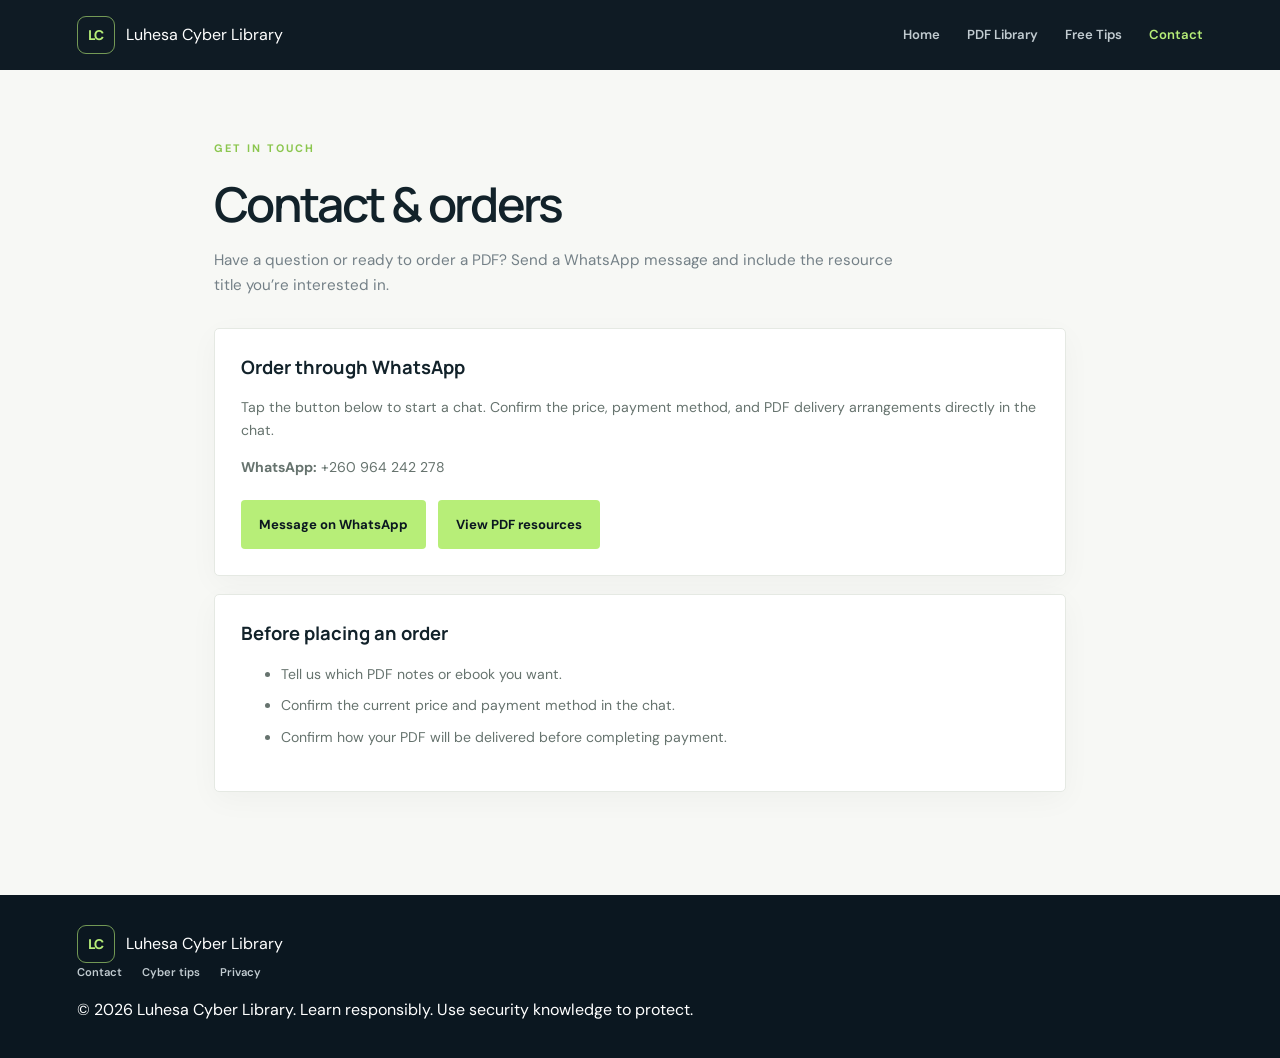
<file: contact.html>
<!DOCTYPE html>
<html lang="en">
<head>
  <meta charset="UTF-8">
  <script async src="https://pagead2.googlesyndication.com/pagead/js/adsbygoogle.js?client=ca-pub-8002602177546932"
     crossorigin="anonymous"></script>
  <meta name="viewport" content="width=device-width, initial-scale=1">
  <title>Contact &amp; Orders | Luhesa Cyber Library</title>
  <link rel="stylesheet" href="style.css">
</head>
<body>
  <header class="site-header">
    <a class="brand" href="index.html"><span class="brand-mark">LC</span> Luhesa Cyber Library</a>
    <nav aria-label="Main navigation"><a href="index.html">Home</a><a href="index.html#books">PDF Library</a><a href="tips.html">Free Tips</a><a href="contact.html" aria-current="page">Contact</a></nav>
  </header>
  <main class="page-main">
    <div class="page-heading"><p class="eyebrow">GET IN TOUCH</p><h1>Contact &amp; orders</h1><p>Have a question or ready to order a PDF? Send a WhatsApp message and include the resource title you’re interested in.</p></div>
    <section class="content-card">
      <h2>Order through WhatsApp</h2>
      <p>Tap the button below to start a chat. Confirm the price, payment method, and PDF delivery arrangements directly in the chat.</p>
      <p><strong>WhatsApp:</strong> +260 964 242 278</p>
      <div class="contact-actions"><a class="button button-primary" href="https://wa.me/260964242278?text=Hello%2C%20I%20have%20a%20question%20about%20your%20PDF%20books%20and%20notes.">Message on WhatsApp</a><a class="button button-light" href="index.html#books">View PDF resources</a></div>
    </section>
    <section class="content-card"><h2>Before placing an order</h2><ul><li>Tell us which PDF notes or ebook you want.</li><li>Confirm the current price and payment method in the chat.</li><li>Confirm how your PDF will be delivered before completing payment.</li></ul></section>
  </main>
  <footer class="site-footer"><a class="brand" href="index.html"><span class="brand-mark">LC</span> Luhesa Cyber Library</a><div class="footer-links"><a href="contact.html">Contact</a><a href="tips.html">Cyber tips</a><a href="privacy.html">Privacy</a></div><p>© 2026 Luhesa Cyber Library. Learn responsibly. Use security knowledge to protect.</p></footer>
</body>
</html>
</file>
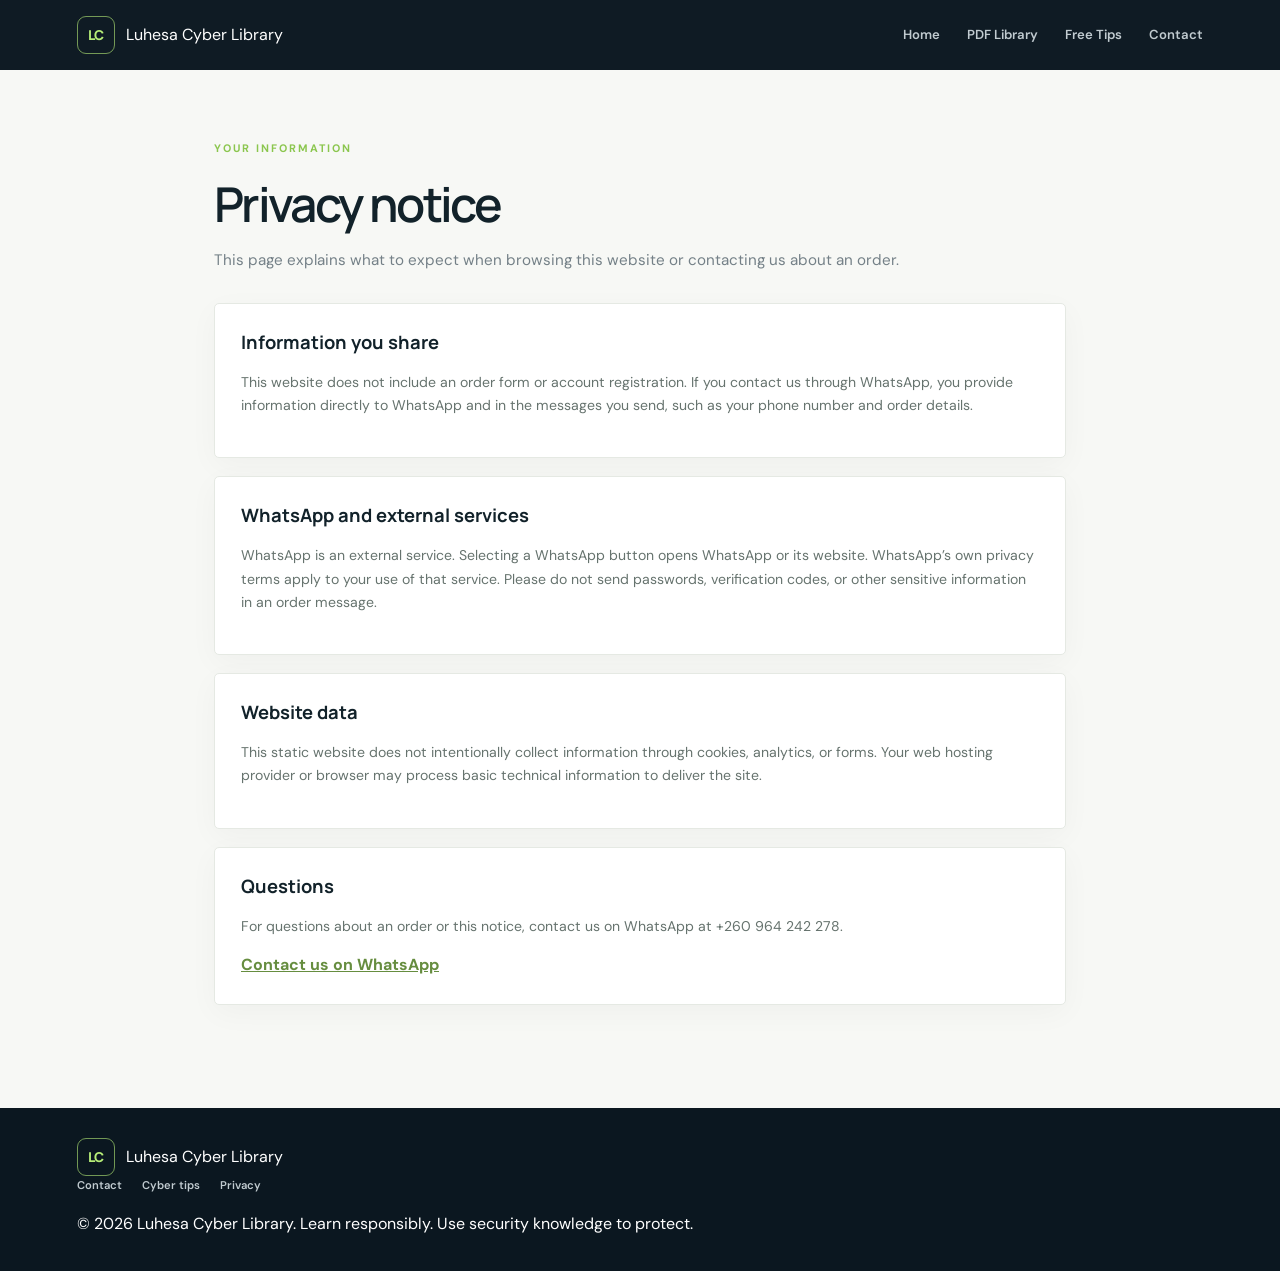
<file: privacy.html>
<!DOCTYPE html>
<html lang="en">
<head>
  <meta charset="UTF-8">
  <script async src="https://pagead2.googlesyndication.com/pagead/js/adsbygoogle.js?client=ca-pub-8002602177546932"
     crossorigin="anonymous"></script>
  <meta name="viewport" content="width=device-width, initial-scale=1">
  <title>Privacy | Luhesa Cyber Library</title>
  <link rel="stylesheet" href="style.css">
</head>
<body>
  <header class="site-header"><a class="brand" href="index.html"><span class="brand-mark">LC</span> Luhesa Cyber Library</a><nav aria-label="Main navigation"><a href="index.html">Home</a><a href="index.html#books">PDF Library</a><a href="tips.html">Free Tips</a><a href="contact.html">Contact</a></nav></header>
  <main class="page-main">
    <div class="page-heading"><p class="eyebrow">YOUR INFORMATION</p><h1>Privacy notice</h1><p>This page explains what to expect when browsing this website or contacting us about an order.</p></div>
    <section class="content-card"><h2>Information you share</h2><p>This website does not include an order form or account registration. If you contact us through WhatsApp, you provide information directly to WhatsApp and in the messages you send, such as your phone number and order details.</p></section>
    <section class="content-card"><h2>WhatsApp and external services</h2><p>WhatsApp is an external service. Selecting a WhatsApp button opens WhatsApp or its website. WhatsApp’s own privacy terms apply to your use of that service. Please do not send passwords, verification codes, or other sensitive information in an order message.</p></section>
    <section class="content-card"><h2>Website data</h2><p>This static website does not intentionally collect information through cookies, analytics, or forms. Your web hosting provider or browser may process basic technical information to deliver the site.</p></section>
    <section class="content-card"><h2>Questions</h2><p>For questions about an order or this notice, contact us on WhatsApp at +260 964 242 278.</p><a class="text-link" href="https://wa.me/260964242278?text=Hello%2C%20I%20have%20a%20privacy%20question.">Contact us on WhatsApp</a></section>
  </main>
  <footer class="site-footer"><a class="brand" href="index.html"><span class="brand-mark">LC</span> Luhesa Cyber Library</a><div class="footer-links"><a href="contact.html">Contact</a><a href="tips.html">Cyber tips</a><a href="privacy.html">Privacy</a></div><p>© 2026 Luhesa Cyber Library. Learn responsibly. Use security knowledge to protect.</p></footer>
</body>
</html>
</file>
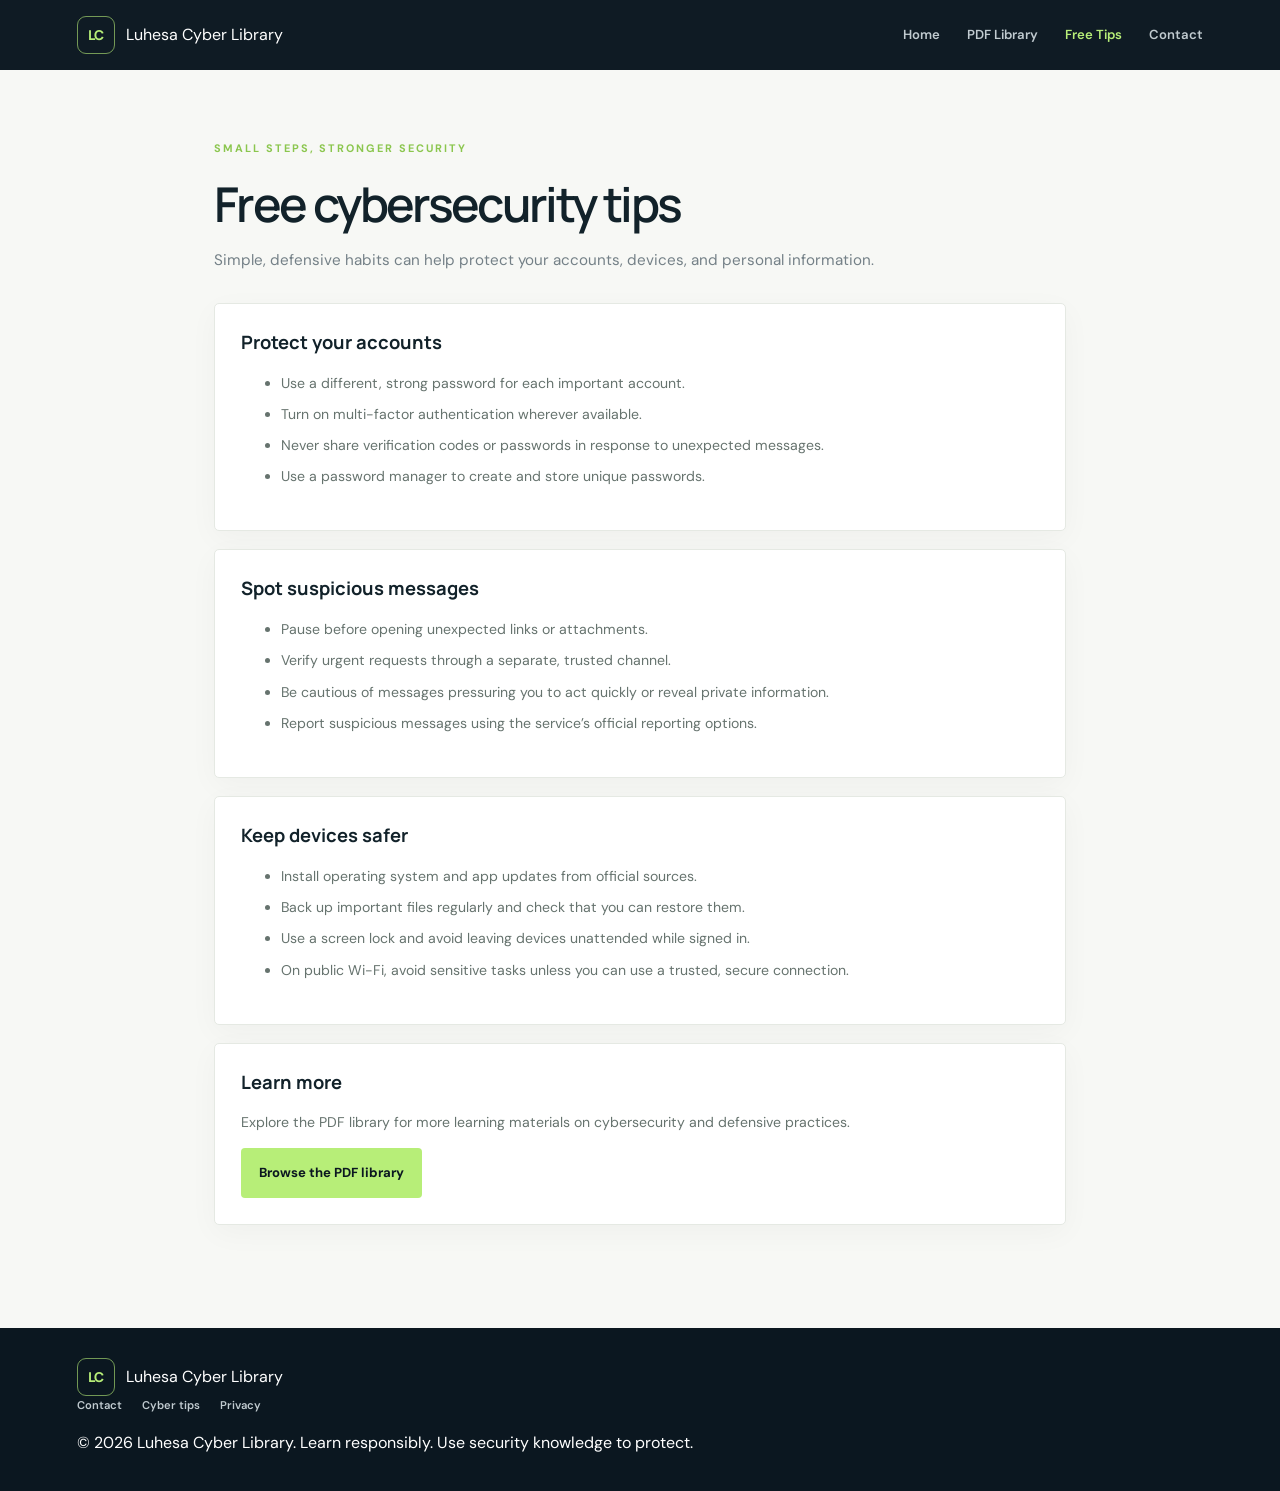
<file: tips.html>
<!DOCTYPE html>
<html lang="en">
<head>
  <meta charset="UTF-8">
  <script async src="https://pagead2.googlesyndication.com/pagead/js/adsbygoogle.js?client=ca-pub-8002602177546932"
     crossorigin="anonymous"></script>
  <meta name="viewport" content="width=device-width, initial-scale=1">
  <title>Free Cybersecurity Tips | Luhesa Cyber Library</title>
  <link rel="stylesheet" href="style.css">
</head>
<body>
  <header class="site-header"><a class="brand" href="index.html"><span class="brand-mark">LC</span> Luhesa Cyber Library</a><nav aria-label="Main navigation"><a href="index.html">Home</a><a href="index.html#books">PDF Library</a><a href="tips.html" aria-current="page">Free Tips</a><a href="contact.html">Contact</a></nav></header>
  <main class="page-main">
    <div class="page-heading"><p class="eyebrow">SMALL STEPS, STRONGER SECURITY</p><h1>Free cybersecurity tips</h1><p>Simple, defensive habits can help protect your accounts, devices, and personal information.</p></div>
    <section class="content-card"><h2>Protect your accounts</h2><ul><li>Use a different, strong password for each important account.</li><li>Turn on multi-factor authentication wherever available.</li><li>Never share verification codes or passwords in response to unexpected messages.</li><li>Use a password manager to create and store unique passwords.</li></ul></section>
    <section class="content-card"><h2>Spot suspicious messages</h2><ul><li>Pause before opening unexpected links or attachments.</li><li>Verify urgent requests through a separate, trusted channel.</li><li>Be cautious of messages pressuring you to act quickly or reveal private information.</li><li>Report suspicious messages using the service’s official reporting options.</li></ul></section>
    <section class="content-card"><h2>Keep devices safer</h2><ul><li>Install operating system and app updates from official sources.</li><li>Back up important files regularly and check that you can restore them.</li><li>Use a screen lock and avoid leaving devices unattended while signed in.</li><li>On public Wi-Fi, avoid sensitive tasks unless you can use a trusted, secure connection.</li></ul></section>
    <section class="content-card"><h2>Learn more</h2><p>Explore the PDF library for more learning materials on cybersecurity and defensive practices.</p><a class="button button-primary" href="index.html#books">Browse the PDF library</a></section>
  </main>
  <footer class="site-footer"><a class="brand" href="index.html"><span class="brand-mark">LC</span> Luhesa Cyber Library</a><div class="footer-links"><a href="contact.html">Contact</a><a href="tips.html">Cyber tips</a><a href="privacy.html">Privacy</a></div><p>© 2026 Luhesa Cyber Library. Learn responsibly. Use security knowledge to protect.</p></footer>
</body>
</html>
</file>
<file: style.css>
@import url('https://fonts.googleapis.com/css2?family=DM+Sans:wght@400;500;600;700&family=Manrope:wght@400;500;600;700;800&display=swap');

:root {
  --ink: #12222a;
  --deep: #0b1720;
  --deep-soft: #12252d;
  --green: #b7ee78;
  --green-dark: #8bc64e;
  --paper: #f7f8f5;
  --white: #fff;
  --muted: #748087;
  --line: #e5e9e3;
  --shadow: 0 18px 55px rgba(11, 23, 32, .09);
}
* { box-sizing: border-box; }
html { scroll-behavior: smooth; scroll-padding-top: 90px; }
body { margin: 0; background: var(--paper); color: var(--ink); font-family: 'DM Sans', sans-serif; line-height: 1.65; }
a { color: inherit; }
.announcement { align-items: center; background: var(--green); color: var(--deep); display: flex; font-size: .73rem; font-weight: 700; gap: 10px; justify-content: center; letter-spacing: .035em; min-height: 34px; padding: 5px 16px; text-align: center; }
.announcement-dot, .status-pulse { background: #347545; border-radius: 50%; display: inline-block; height: 7px; width: 7px; }
.announcement-divider { opacity: .55; }
.site-header { align-items: center; background: rgba(11, 23, 32, .98); color: var(--white); display: flex; justify-content: space-between; padding: 16px max(6%, calc((100% - 1180px) / 2)); position: sticky; top: 0; z-index: 20; }
.brand { align-items: center; color: inherit; display: inline-flex; gap: 11px; text-decoration: none; }
.brand-mark { align-items: center; border: 1px solid rgba(183,238,120,.6); border-radius: 9px; color: var(--green); display: inline-flex; font: 800 .85rem 'Manrope', sans-serif; height: 38px; justify-content: center; letter-spacing: -.08em; width: 38px; }
.brand-mark span { color: var(--white); }
.brand-name { display: grid; font: 600 .65rem/1.35 'Manrope', sans-serif; letter-spacing: .19em; }
.brand-name b { color: var(--green); font-size: .63rem; font-weight: 600; }
nav, .footer-links { align-items: center; display: flex; flex-wrap: wrap; gap: 27px; }
nav a, .footer-links a { color: #c1cbd0; font-size: .82rem; font-weight: 600; text-decoration: none; transition: color .18s ease; }
nav a:hover, nav a[aria-current="page"], .footer-links a:hover { color: var(--green); }
nav .nav-cta { border: 1px solid rgba(183,238,120,.52); border-radius: 5px; color: var(--green); padding: 8px 13px; }
nav .nav-cta span { padding-left: 5px; }
.hero { align-items: center; background: radial-gradient(ellipse at 74% 52%, rgba(52,104,75,.22), transparent 34%), var(--deep); color: var(--white); display: grid; grid-template-columns: 1.05fr .95fr; min-height: 570px; overflow: hidden; padding: 82px max(8%, calc((100% - 1100px) / 2)) 90px; position: relative; }
.hero-copy { max-width: 620px; position: relative; z-index: 2; }
.eyebrow { align-items: center; color: var(--green-dark); display: flex; font-size: .68rem; font-weight: 700; gap: 10px; letter-spacing: .18em; margin: 0 0 18px; }
.hero .eyebrow { color: var(--green); }
.eyebrow-line { background: currentColor; display: inline-block; height: 1px; opacity: .8; width: 26px; }
.hero h1 { font: 600 clamp(2.8rem, 5.2vw, 4.7rem)/1.08 'Manrope', sans-serif; letter-spacing: -.065em; margin: 0 0 22px; }
h1 em, h2 em { color: var(--green); font-style: normal; }
.hero-intro { color: #b8c5c7; font-size: 1rem; line-height: 1.85; margin: 0; max-width: 510px; }
.hero-actions { align-items: center; display: flex; flex-wrap: wrap; gap: 24px; margin-top: 30px; }
.button { align-items: center; border: 1px solid transparent; border-radius: 4px; display: inline-flex; font-size: .82rem; font-weight: 700; gap: 13px; justify-content: center; padding: 13px 17px; text-decoration: none; transition: transform .18s ease, background .18s ease, color .18s ease; }
.button:hover { transform: translateY(-2px); }
.button-primary { background: var(--green); color: var(--deep); }
.button-primary:hover, .button-small:hover { background: #cef99a; }
.text-action { color: #d3dddb; font-size: .82rem; font-weight: 600; text-decoration: none; }
.text-action span { color: var(--green); padding-left: 5px; }
.hero-proof { align-items: center; color: #aab8b8; display: flex; flex-wrap: wrap; font-size: .7rem; gap: 12px; margin-top: 42px; }
.proof-icon { align-items: center; background: rgba(183,238,120,.13); border-radius: 50%; color: var(--green); display: inline-flex; height: 19px; justify-content: center; width: 19px; }
.proof-divider { background: #46565a; height: 14px; width: 1px; }
.hero-art { align-items: center; display: flex; height: 400px; justify-content: center; position: relative; }
.orbit { border: 1px solid rgba(183,238,120,.12); border-radius: 50%; position: absolute; }
.orbit-one { height: 360px; transform: rotate(-24deg) scaleY(.65); width: 360px; }
.orbit-two { border-color: rgba(183,238,120,.2); height: 290px; transform: rotate(38deg) scaleY(.76); width: 290px; }
.shield-card { align-items: center; color: var(--green); display: flex; flex-direction: column; height: 260px; justify-content: center; position: relative; width: 220px; }
.shield-card svg { filter: drop-shadow(0 0 24px rgba(183,238,120,.15)); height: 164px; position: relative; width: 140px; z-index: 1; }
.shield-glow { background: rgba(183,238,120,.1); border-radius: 50%; filter: blur(25px); height: 130px; position: absolute; width: 130px; }
.shield-caption { color: #94a5a2; font-size: .58rem; font-weight: 700; letter-spacing: .18em; line-height: 1.8; margin-top: 5px; text-align: center; }
.floating-note { align-items: center; backdrop-filter: blur(12px); background: rgba(255,255,255,.07); border: 1px solid rgba(255,255,255,.12); border-radius: 6px; display: flex; gap: 11px; padding: 12px 15px; position: absolute; }
.floating-note b, .floating-note small { display: block; }
.floating-note b { color: #edf2eb; font-size: .68rem; }
.floating-note small { color: #9daead; font-size: .6rem; margin-top: 2px; }
.note-top { right: 0; top: 55px; }
.note-bottom { bottom: 45px; left: 0; }
.mini-icon { align-items: center; background: rgba(183,238,120,.15); border-radius: 4px; color: var(--green); display: flex; font-size: .62rem; font-weight: 700; height: 31px; justify-content: center; width: 31px; }
.status-pulse { background: var(--green); box-shadow: 0 0 0 5px rgba(183,238,120,.12); margin: 0 5px; }
.art-spark { color: var(--green); opacity: .7; position: absolute; }
.spark-one { font-size: 1.5rem; right: 8%; top: 32%; }
.spark-two { bottom: 20%; font-size: 1rem; left: 12%; }
.hero-index { align-items: center; bottom: 30px; color: #7e8d8e; display: flex; font-size: .6rem; gap: 10px; letter-spacing: .12em; position: absolute; right: max(6%, calc((100% - 1180px) / 2)); }
.hero-index span { background: var(--green); height: 1px; width: 34px; }
.value-strip { background: #fff; border-bottom: 1px solid var(--line); border-top: 1px solid var(--line); display: grid; grid-template-columns: repeat(3, 1fr); padding: 24px max(10%, calc((100% - 1000px) / 2)); }
.value-strip > div { align-items: center; display: flex; gap: 13px; justify-content: center; padding: 5px 15px; }
.value-strip > div + div { border-left: 1px solid var(--line); }
.value-symbol { color: #799855; font-size: 1.2rem; }
.value-strip b, .value-strip small { display: block; }
.value-strip b { color: var(--ink); font: 700 .74rem 'Manrope', sans-serif; }
.value-strip small { color: var(--muted); font-size: .66rem; margin-top: 3px; }
.section { margin: 0 auto; max-width: 1180px; padding: 94px 38px; }
.section-heading { align-items: end; display: flex; justify-content: space-between; margin-bottom: 36px; }
.section-heading h2, .callout h2, .page-heading h1 { color: var(--ink); font: 600 clamp(2rem, 3.2vw, 2.8rem)/1.18 'Manrope', sans-serif; letter-spacing: -.055em; margin: 0; }
.section-heading h2 em { color: #6f9c40; }
.section-heading > p { color: var(--muted); font-size: .83rem; line-height: 1.8; margin: 0 0 2px; max-width: 350px; }
.product-grid { display: grid; gap: 18px; grid-template-columns: repeat(2, 1fr); }
.product-card { background: var(--white); border: 1px solid var(--line); border-radius: 5px; display: flex; flex-direction: column; min-height: 315px; padding: 25px 27px 22px; position: relative; transition: border-color .2s ease, box-shadow .2s ease, transform .2s ease; }
.product-card:hover { border-color: #b9c9a7; box-shadow: var(--shadow); transform: translateY(-3px); }
.product-topline { align-items: center; display: flex; justify-content: space-between; }
.product-number { color: #919b96; font-size: .58rem; font-weight: 700; letter-spacing: .13em; }
.product-symbol { align-items: center; background: #f0f4eb; border-radius: 50%; color: #77964e; display: flex; font-size: 1rem; height: 34px; justify-content: center; width: 34px; }
.category { color: #78974f; font-size: .59rem; font-weight: 700; letter-spacing: .15em; margin: 17px 0 8px; }
.product-card h3 { color: var(--ink); font: 700 1.22rem/1.35 'Manrope', sans-serif; letter-spacing: -.035em; margin: 0 0 10px; }
.product-description { color: #758087; font-size: .78rem; line-height: 1.75; margin: 0 0 21px; max-width: 390px; }
.product-bottom { align-items: end; border-top: 1px solid #edf0eb; display: flex; justify-content: space-between; margin-top: auto; padding-top: 15px; }
.price-label { color: #9aa39c; display: block; font-size: .54rem; font-weight: 700; letter-spacing: .13em; margin-bottom: 2px; }
.price { color: var(--ink); font: 700 1.04rem 'Manrope', sans-serif; }
.button-small { background: var(--deep); border-radius: 3px; color: var(--white); font-size: .72rem; padding: 10px 14px; }
.button-small:hover { color: var(--deep); }
.featured-card { border-color: #b4c898; }
.featured-ribbon { background: var(--green); color: var(--deep); font-size: .53rem; font-weight: 800; letter-spacing: .1em; padding: 6px 10px; position: absolute; right: 0; top: 0; }
.order-note { color: #8a9490; font-size: .68rem; margin: 20px 0 0; text-align: center; }
.order-note span { color: #78974f; margin-right: 5px; }
.editorial-band { align-items: center; background: #ecf1e8; display: grid; gap: 30px; grid-template-columns: auto 1fr 1fr; padding: 49px max(10%, calc((100% - 1000px) / 2)); }
.editorial-mark { color: #91ae70; font: 5rem/1 Georgia, serif; align-self: start; }
.editorial-band .eyebrow { margin-bottom: 9px; }
.editorial-band h2 { color: var(--ink); font: 600 clamp(1.5rem, 2.4vw, 2.1rem)/1.3 'Manrope', sans-serif; letter-spacing: -.05em; margin: 0; }
.editorial-band h2 em { color: #6f9c40; }
.editorial-band > p { color: #68746d; font-size: .78rem; line-height: 1.85; margin: 0; }
.callout { align-items: center; background: var(--deep-soft); color: var(--white); display: flex; gap: 30px; justify-content: space-between; padding: 50px max(10%, calc((100% - 1000px) / 2)); }
.callout .eyebrow { color: var(--green); margin-bottom: 9px; }
.callout h2 { color: var(--white); font-size: clamp(1.55rem, 2.6vw, 2.1rem); }
.callout p:last-child { color: #b2c0bc; font-size: .78rem; margin: 9px 0 0; }
.button-light { background: var(--green); color: var(--deep); flex-shrink: 0; }
.button-light:hover { background: #cef99a; }
.site-footer { background: var(--deep); color: var(--white); padding: 30px max(6%, calc((100% - 1180px) / 2)) 18px; }
.footer-main { align-items: center; display: flex; gap: 30px; justify-content: space-between; padding-bottom: 24px; }
.footer-main > p { color: #829194; font-size: .7rem; margin: 0; }
.footer-links { gap: 20px; }
.footer-links a { font-size: .7rem; }
.footer-bottom { align-items: center; border-top: 1px solid rgba(255,255,255,.1); color: #829194; display: flex; flex-wrap: wrap; font-size: .62rem; gap: 10px 24px; justify-content: space-between; padding-top: 15px; }
.footer-bottom a { color: var(--green); text-decoration: none; }
.page-main { margin: 0 auto; max-width: 900px; min-height: 60vh; padding: 70px 24px 85px; }
.page-heading { margin-bottom: 30px; }
.page-heading > p:last-child { color: var(--muted); font-size: .95rem; max-width: 700px; }
.page-heading h1 { font-size: clamp(2.2rem, 4vw, 3rem); }
.content-card { background: var(--white); border: 1px solid var(--line); border-radius: 5px; box-shadow: 0 8px 30px rgba(11,23,32,.035); margin: 18px 0; padding: 26px; }
.content-card h2, .content-card h3 { color: var(--ink); font: 700 1.15rem 'Manrope', sans-serif; line-height: 1.4; }
.content-card h2:first-child, .content-card h3:first-child { margin-top: 0; }
.content-card p, .content-card li { color: #66736e; font-size: .88rem; }
.content-card li { margin: 8px 0; }
.contact-actions { display: flex; flex-wrap: wrap; gap: 12px; margin-top: 20px; }
.text-link { color: #668d3f; font-weight: 700; }
@media (max-width: 850px) {
  .site-header { padding-left: 5%; padding-right: 5%; }
  nav { gap: 16px; }
  .hero { grid-template-columns: 1fr .8fr; padding-left: 7%; padding-right: 7%; }
  .hero h1 { font-size: clamp(2.6rem, 6vw, 4rem); }
  .hero-art { transform: scale(.88); }
  .section { padding-left: 26px; padding-right: 26px; }
  .footer-main { flex-wrap: wrap; }
}
@media (max-width: 650px) {
  .announcement { font-size: .62rem; }
  .site-header { align-items: flex-start; flex-direction: column; gap: 14px; padding-bottom: 13px; padding-top: 13px; }
  nav { gap: 12px 18px; }
  nav a { font-size: .75rem; }
  .hero { grid-template-columns: 1fr; min-height: unset; padding: 62px 7% 76px; }
  .hero h1 { font-size: clamp(2.8rem, 12vw, 4rem); }
  .hero-art { height: 300px; margin-top: 5px; transform: scale(.82); }
  .hero-index { bottom: 20px; }
  .value-strip { grid-template-columns: 1fr; padding: 12px 7%; }
  .value-strip > div { justify-content: flex-start; padding: 12px 4px; }
  .value-strip > div + div { border-left: 0; border-top: 1px solid var(--line); }
  .section { padding: 65px 20px; }
  .section-heading { align-items: flex-start; flex-direction: column; gap: 13px; }
  .product-grid { grid-template-columns: 1fr; }
  .product-card { min-height: 290px; }
  .editorial-band { gap: 15px; grid-template-columns: auto 1fr; padding: 38px 7%; }
  .editorial-band > p { grid-column: 2; }
  .editorial-mark { font-size: 3.5rem; }
  .callout { align-items: flex-start; flex-direction: column; padding: 40px 7%; }
  .footer-main { align-items: flex-start; flex-direction: column; gap: 14px; }
  .footer-bottom { align-items: flex-start; flex-direction: column; }
}
@media (prefers-reduced-motion: reduce) {
  *, *::before, *::after { scroll-behavior: auto !important; transition-duration: .01ms !important; }
}
</file>
